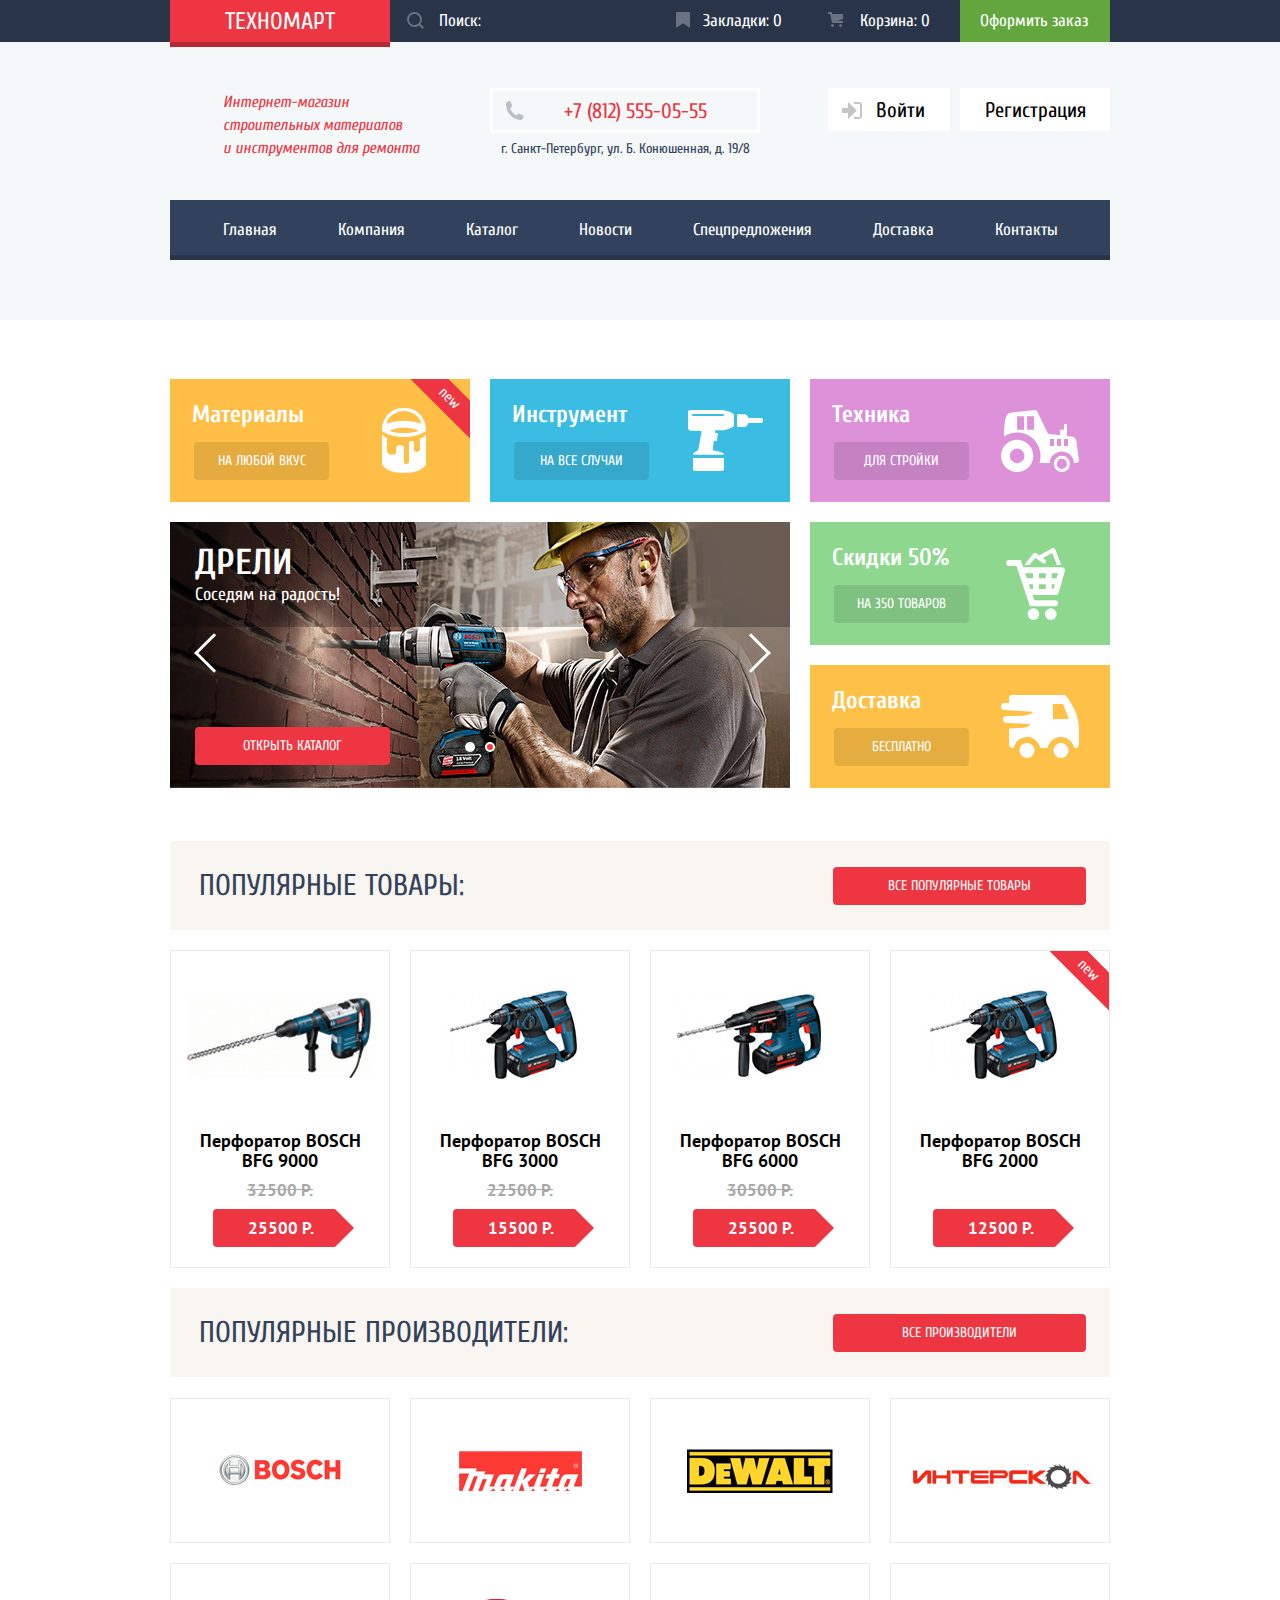
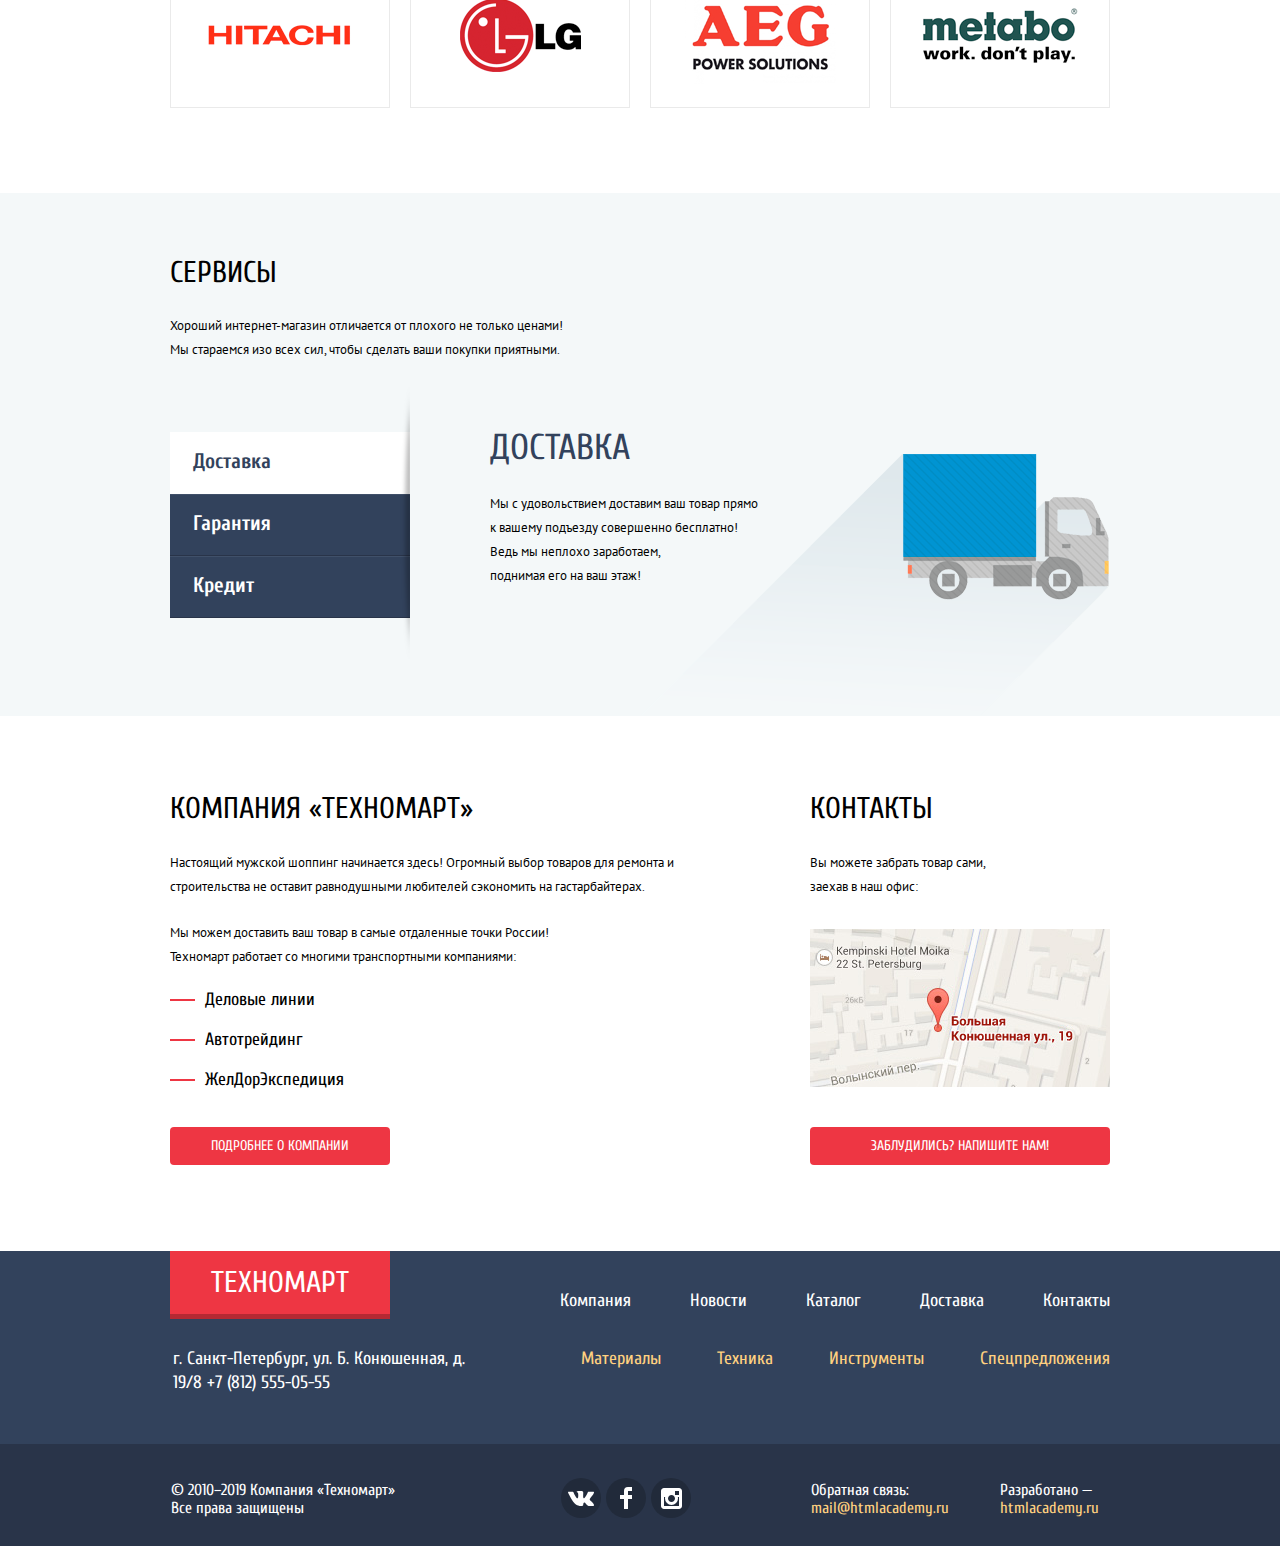
<file: index.html>
<!DOCTYPE html>
<html lang="ru">
  <head>
    <meta charset="utf-8">
    <title>HTML Academy: Техномарт</title>
    <link href="https://fonts.googleapis.com/css?family=Cuprum:400,400i,700%7CPT+Sans:400,700&display=swap&subset=cyrillic" rel="stylesheet">
    <link href="css/normalize.css" rel="stylesheet">
    <link href="css/style-min.css" rel="stylesheet">
  </head>
  <body>
    <header class="header">
        <div class="header-top-wrapper">
          <div class="header-top-container container">
            <a class="main-logo main-logo_header">Техномарт</a>
            <form class="search-form" action="#" method="get">
              <label class="visually-hidden" for="search">Поиск</label>
              <input class="search-form__input" type="search" name="search" id="search" placeholder="Поиск:">
              <svg class="search-form__svg" xmlns="http://www.w3.org/2000/svg" width="17" height="17"><path fill="#ffffff" d="M17 15.586l-3.542-3.542A7.465 7.465 0 0 0 15 7.5 7.5 7.5 0 1 0 7.5 15c1.71 0 3.282-.579 4.544-1.542L15.586 17 17 15.586zM2 7.5C2 4.467 4.467 2 7.5 2 10.532 2 13 4.467 13 7.5c0 3.032-2.468 5.5-5.5 5.5A5.506 5.506 0 0 1 2 7.5z"/></svg>
              <button class="visually-hidden" type="submit">Поиск</button>
            </form>
            <!--  bookmarks_full отвечает за наполнение  -->
            <a class="bookmarks" href="#">Закладки: 0</a>
            <!--  basket_full отвечает за наполнение  -->
            <a class="basket" href="#">Корзина: 0</a>
            <a class="checkout" href="#">Оформить заказ</a>
          </div>
        </div>
        <div class="header-middle-wrapper container">
          <h1 class="main-title">
            Интернет-магазин
            строительных&nbsp;материалов
            и&nbsp;инструментов&nbsp;для&nbsp;ремонта
          </h1>
          <div class="adress-wrapper">
            <a class="phone-number" href="tel:+78125550555">+7 (812) 555-05-55</a>
            <p class="header-adress">г. Санкт-Петербург, ул. Б. Конюшенная, д. 19/8</p>
          </div>
          <ul class="user-auth list-style-none">
            <li class="user-auth__item">
               <a class="user-auth__button user-auth__button_active-hover user-auth__button_login" href="#">
                 <svg class="user-auth__svg user-auth__svg_login-icon" xmlns="http://www.w3.org/2000/svg" width="20" height="17"><path fill="#c5c5c5" d="M14.875 8.5L6 0v6H0v5h6v6z"/><path fill="#c5c5c5" d="M16.986 15.01h-5.027V17h5.027c2.178 0 3.004-1.81 3.029-3.026V3.028C19.99 1.811 19.164 0 16.986 0h-5.027v1.99h5.027c.839 0 .992.681 1.01 1.057v10.904c-.017.376-.171 1.059-1.01 1.059z"/></svg>
                 Войти
               </a>
            </li>
            <li class="user-auth__item">
               <a class="user-auth__button user-auth__button_active-hover user-auth__button_registration" href="#">Регистрация</a>
            </li>
          </ul>
        </div>
        <nav class="container">
           <ul class="main-nav-header list-style-none">
               <li class="main-nav-header__item"><a class="main-nav-header__link" href="#">Главная</a></li>
               <li class="main-nav-header__item"><a class="main-nav-header__link" href="#">Компания</a></li>
               <li class="main-nav-header__item"><a class="main-nav-header__link" href="catalog.html">Каталог</a></li>
               <li class="main-nav-header__item"><a class="main-nav-header__link" href="#">Новости</a></li>
               <li class="main-nav-header__item"><a class="main-nav-header__link" href="#">Спецпредложения</a></li>
               <li class="main-nav-header__item"><a class="main-nav-header__link" href="#">Доставка</a></li>
               <li class="main-nav-header__item"><a class="main-nav-header__link" href="#">Контакты</a></li>
           </ul>
        </nav>
    </header>
    <main class="main-index">
      <section class="advantages container">
        <ul class="advantages-list-top list-style-none">
          <li class="advantages-items materials new-item">
            <h2 class="advantages-items__title">Материалы</h2>
            <a class="advantages-items__button button" href="#">На любой вкус</a>
          </li>
          <li class="advantages-items instruments">
            <h2 class="advantages-items__title">Инструмент</h2>
            <a class="advantages-items__button button" href="#">На все случаи</a>
          </li>
          <li class="advantages-items equipment">
            <h2 class="advantages-items__title">Техника</h2>
            <a class="advantages-items__button button" href="#">Для стройки</a>
          </li>
        </ul>
        <div class="advantages-bottom-wrapper">
          <section class="advantages-slider">
            <input class="first-slide visually-hidden" type="radio" name="slider" id="left-slide">
            <input class="second-slide visually-hidden" type="radio" name="slider" id="right-slide" checked>
            <button class="arrows-button arrows-button_left" type="button" aria-label="Предыдущий слайд"></button>
            <button class="arrows-button arrows-button_right" type="button" aria-label="Следующий слайд"></button>
            <div class="radio_button">
              <label class="radio-controls radio-controls_left" for="left-slide"></label>
              <label class="radio-controls radio-controls_right" for="right-slide"></label>
            </div>
            <section class="slide slide_drills">
              <h2 class="slide__title">Дрели</h2>
              <p class="slide__text">Соседям на радость!</p>
              <a class="slide__button button button-theme_red" href="catalog.html">Открыть каталог</a>
            </section>
            <section class="slide slide_perforators">
              <h2 class="slide__title">Перфораторы</h2>
              <p class="slide__text">Настоящие мужские игрушки</p>
              <a class="slide__button button button-theme_red" href="catalog.html">Открыть каталог</a>
            </section>
          </section>
          <ul class="advantages-list-bottom list-style-none">
            <li class="advantages-items discounts">
              <h2 class="advantages-items__title">Скидки 50%</h2>
              <a class="advantages-items__button button" href="#">на 350 товаров</a>
            </li>
            <li class="advantages-items delivery">
              <h2 class="advantages-items__title">Доставка</h2>
              <a class="advantages-items__button button" href="#">бесплатно</a>
            </li>
          </ul>
        </div>
      </section>
      <section class="popular-goods container">
        <header class="header-popular">
          <h2 class="header-popular__title">Популярные товары:</h2>
          <a class="header-popular__button button button-theme_red" href="#">Все популярные товары</a>
        </header>
        <ul class="popular-goods-list list-style-none">
          <li class="catalog-item" tabindex="0">
            <div class="catalog-item__buttons-wrapper">
                  <a class="catalog-item__button catalog-item__button_buy button js-button" href="buy.html" data-button="cart">купить</a>
                  <button class="catalog-item__button catalog-item__button_bookmarks button" type="button">В закладки</button>
                </div>
            <img class="catalog-item__img" src="img/perforator-2.jpg" width="218" height="170" alt="Перфоратор BOSCH BFG 9000">
            <h4 class="catalog-item__title">Перфоратор BOSCH BFG 9000</h4>
            <del class="catalog-item__old-price">32500 Р.</del>
            <b class="catalog-item__price">25500 Р.</b>
          </li>
          <li class="catalog-item" tabindex="0">
            <div class="catalog-item__buttons-wrapper">
                  <a class="catalog-item__button catalog-item__button_buy button js-button" href="buy.html" data-button="cart">купить</a>
                  <button class="catalog-item__button catalog-item__button_bookmarks button" type="button">В закладки</button>
                </div>
            <img class="catalog-item__img" src="img/perforator-1.jpg" width="218" height="170" alt="Перфоратор BOSCH BFG 3000">
            <h4 class="catalog-item__title">Перфоратор BOSCH BFG 3000</h4>
            <del class="catalog-item__old-price">22500 Р.</del>
            <b class="catalog-item__price">15500 Р.</b>
          </li>
          <li class="catalog-item" tabindex="0">
            <div class="catalog-item__buttons-wrapper">
                  <a class="catalog-item__button catalog-item__button_buy button js-button" href="buy.html" data-button="cart">купить</a>
                  <button class="catalog-item__button catalog-item__button_bookmarks button" type="button">В закладки</button>
                </div>
            <img class="catalog-item__img" src="img/perforator-3.jpg" width="218" height="170" alt="Перфоратор BOSCH BFG 6000">
            <h4 class="catalog-item__title">Перфоратор BOSCH BFG 6000</h4>
            <del class="catalog-item__old-price">30500 Р.</del>
            <b class="catalog-item__price">25500 Р.</b>
          </li>
          <li class="catalog-item new-item" tabindex="0">
            <div class="catalog-item__buttons-wrapper">
                  <a class="catalog-item__button catalog-item__button_buy button js-button" href="buy.html" data-button="cart">купить</a>
                  <button class="catalog-item__button catalog-item__button_bookmarks button" type="button">В закладки</button>
                </div>
            <img class="catalog-item__img" src="img/perforator-1.jpg" width="218" height="170" alt="Перфоратор BOSCH BFG 2000">
            <h4 class="catalog-item__title">Перфоратор BOSCH BFG 2000</h4>
            <b class="catalog-item__price">12500 Р.</b>
          </li>
        </ul>
      </section>
      <section class="popular-manufacturers container">
        <header class="header-popular">
          <h2 class="header-popular__title">Популярные производители:</h2>
          <a class="header-popular__button button button-theme_red" href="#">Все производители</a>
        </header>
        <ul class="popular-manufacturers-list list-style-none">
          <li class="popular-manufacturers__item"><a class="popular-manufacturers__link" href="#"><img class="popular-manufacturers__img" src="img/bosch.png" width="126" height="37" alt="BOSCH"></a></li>
          <li class="popular-manufacturers__item"><a class="popular-manufacturers__link" href="#"><img class="popular-manufacturers__img" src="img/makita.png" width="123" height="40" alt="Makita"></a></li>
          <li class="popular-manufacturers__item"><a class="popular-manufacturers__link" href="#"><img class="popular-manufacturers__img" src="img/dewalt.png" width="146" height="44" alt="DeWALT"></a></li>
          <li class="popular-manufacturers__item"><a class="popular-manufacturers__link" href="#"><img class="popular-manufacturers__img" src="img/interscop.png" width="200" height="88" alt="Интерскоп"></a></li>
          <li class="popular-manufacturers__item"><a class="popular-manufacturers__link" href="#"><img class="popular-manufacturers__img" src="img/hitachi.png" width="169" height="31" alt="HITACHI"></a></li>
          <li class="popular-manufacturers__item"><a class="popular-manufacturers__link" href="#"><img class="popular-manufacturers__img" src="img/lg.png" width="121" height="73" alt="LG"></a></li>
          <li class="popular-manufacturers__item"><a class="popular-manufacturers__link" href="#"><img class="popular-manufacturers__img" src="img/aeg.png" width="151" height="96" alt="AEG"></a></li>
          <li class="popular-manufacturers__item"><a class="popular-manufacturers__link" href="#"><img class="popular-manufacturers__img" src="img/metabo.png" width="204" height="69" alt="Metabo"></a></li>
        </ul>
      </section>
      <section class="services">
        <header class="services-header container">
          <h2 class="services-header__title cuprum-large">Сервисы</h2>
          <p class="services-header__text pt-sans-small">
            Хороший интернет-магазин отличается от плохого не только ценами!
            Мы стараемся изо всех сил, чтобы сделать ваши покупки приятными.
          </p>
        </header>
        <section class="services-bottom container">
          <input class="delivery-input visually-hidden" type="radio" name="services-item" id="delivery" tabindex="-1" checked>
          <input class="warranty-input visually-hidden" type="radio" name="services-item" id="warranty" tabindex="-1">
          <input class="credit-input visually-hidden" type="radio" name="services-item" id="credit" tabindex="-1">
          <ul class="services-list list-style-none">
            <li class="services-item">
              <label class="services-item_label services-item_delivery" for="delivery" tabindex="0">Доставка</label>
            </li>
            <li class="services-item">
              <label class="services-item_label services-item_warranty" for="warranty" tabindex="0">Гарантия</label>
            </li>
            <li class="services-item">
              <label class="services-item_label services-item_credit" for="credit" tabindex="0">Кредит</label>
            </li>
          </ul>
          <section class="services-bottom-slider">
            <section class="services-slide services-slide_delivery">
              <h2 class="services-slide__title">Доставка</h2>
              <p class="services-slide__text pt-sans-small">
                Мы с удовольствием доставим ваш товар прямо <br>
                к вашему подъезду совершенно бесплатно!
                Ведь&nbsp;мы&nbsp;неплохо&nbsp;заработаем, <br>
                поднимая его на ваш этаж!
              </p>
            </section>
            <section class="services-slide services-slide_warranty">
              <h2 class="services-slide__title">Гарантия</h2>
              <p class="services-slide__text pt-sans-small">
                Если купленный у нас товар поломается или заискрит, <br>
                а также в случае пожара, спровоцированного его возгаранием, вы&nbsp;всегда можете быть уверены в нашей гарантии. Мы обменяем сгоревший товар на новый. <br>
                Дом уж восстановите как-нибудь сами.
              </p>
            </section>
            <section class="services-slide services-slide_credit">
              <h2 class="services-slide__title">Кредит</h2>
              <p class="services-slide__text pt-sans-small">
                Залезть в долговую яму стало проще! <br>
                Кредитные консультанты придут вам на помощь.
              </p>
              <a class="services-slide__button button button-theme_red" href="#">ОТПРАВИТЬ ЗАЯВКУ</a>
            </section>
          </section>
        </section>
      </section>
      <section class="company-contaсts container">
        <section class="company">
          <h2 class="company__title cuprum-large">КОМПАНИЯ «Техномарт»</h2>
          <p class="company__text pt-sans-small">
            Настоящий мужской шоппинг начинается здесь! Огромный выбор товаров для ремонта и строительства не оставит равнодушными любителей сэкономить на гастарбайтерах.
          </p>
          <p class="company__text pt-sans-small">
            Мы можем доставить ваш товар в самые отдаленные точки России!
            Техномарт&nbsp;работает&nbsp;со&nbsp;многими транспортными компаниями:
          </p>
          <ul class="transport-companies-list list-style-none">
            <li class="transport-companies-item">Деловые линии</li>
            <li class="transport-companies-item">Автотрейдинг</li>
            <li class="transport-companies-item">ЖелДорЭкспедиция</li>
          </ul>
          <a class="company__button button button-theme_red" href="#">Подробнее о компании</a>
        </section>
        <section class="contacts">
          <h2 class="contacts__title cuprum-large">КОНТАКТЫ</h2>
          <p class="contacts__text pt-sans-small">
            Вы можете забрать товар сами,
            заехав&nbsp;в&nbsp;наш&nbsp;офис:
          </p>
          <a class="contacts__map js-button" href="https://goo.gl/maps/EZf6w2k4LuusK15y9" data-button="map">
            <img src="img/map.jpg" width="300" height="158" alt="Офис компании по адресу ул. Большая Конюшенная 19/8, Санкт-Петербург">
          </a>
          <a class="contacts__button button button-theme_red js-button" href="writeus.html" data-button="write-us">Заблудились? Напишите нам!</a>
        </section>
      </section>
      <section class="modal modal-cart" data-modal="cart">
        <button class="modal-button-close js-button" type="button" aria-label="Закрыть и продолжить покупки" data-button="cart"></button>
        <span class="modal-cart__icon"></span>
        <h3 class="modal-cart__title">Товар добавлен в корзину!</h3>
        <div class="modal-cart-bottom-wrapper">
          <a class="form-button button button-theme_red margin-right" href="#">Оформить заказ</a>
          <button class="modal-cart__button form-button button js-button" type="button" data-button="cart">Продолжить покупки</button>
        </div>
      </section>
      <section class="modal modal_map" data-modal="map">
        <button class="modal-button-close js-button" type="button" aria-label="Закрыть карту" data-button="map"></button>
        <iframe src="https://www.google.com/maps/embed?pb=!1m18!1m12!1m3!1d1998.6037872533277!2d30.320858716096975!3d59.93871648187614!2m3!1f0!2f0!3f0!3m2!1i1024!2i768!4f13.1!3m3!1m2!1s0x4696310fca145cc1%3A0x42b32648d8238007!2z0JHQvtC70YzRiNCw0Y8g0JrQvtC90Y7RiNC10L3QvdCw0Y8g0YPQuy4sIDE5LzgsINCh0LDQvdC60YIt0J_QtdGC0LXRgNCx0YPRgNCzLCDQoNC-0YHRgdC40Y8sIDE5MTE4Ng!5e0!3m2!1sru!2sua!4v1559922826962!5m2!1sru!2sua" width="940" height="446" style="border:0" allowfullscreen></iframe>
      </section>
      <section class="modal modal_write-us" data-modal="write-us">
        <button class="modal-button-close js-button" type="button" aria-label="Закрыть форму обратной связи" data-button="write-us"></button>
        <form action="#" method="get">
          <div class="form-top-wrapper">
            <label class="form-label margin-right">
              Ваше имя:
              <input class="form-input" type="text" name="name" placeholder="Имя Фамилия">
            </label>
            <label class="form-label">
              Ваш e-mail:
              <input class="form-input" type="text" name="email" placeholder="email@example.com">
            </label>
          </div>
          <div class="form-middle-wrapper">
            <label class="form-label">
              Текст письма:
              <textarea class="form-input" name="text-of-the-letter" cols="30" rows="5" placeholder="В свободной форме"></textarea>
            </label>
          </div>
          <div class="form-bottom-wrapper">
            <button class="form-button button button-theme_red" type="submit">Отправить</button>
          </div>
        </form>
      </section>
    </main>
    <footer class="main-footer">
        <section class="main-footer-top container">
          <a class="main-logo main-logo_footer">Техномарт</a>
          <ul class="main-nav-footer list-style-none">
            <li class="main-nav-footer__item"><a class="main-nav-footer__link" href="#">Компания</a></li>
            <li class="main-nav-footer__item"><a class="main-nav-footer__link" href="#">Новости</a></li>
            <li class="main-nav-footer__item"><a class="main-nav-footer__link" href="#">Каталог</a></li>
            <li class="main-nav-footer__item"><a class="main-nav-footer__link" href="#">Доставка</a></li>
            <li class="main-nav-footer__item"><a class="main-nav-footer__link" href="#">Контакты</a></li>
          </ul>
        </section>
        <section class="main-footer-middle container">
          <p class="footer-adress">
            г. Санкт-Петербург, ул. Б. Конюшенная, д. 19/8
            +7 (812) 555-05-55
          </p>
          <ul class="main-range-footer list-style-none">
            <li class="main-range-footer__item"><a class="main-range-footer__link" href="#">Материалы</a></li>
            <li class="main-range-footer__item"><a class="main-range-footer__link" href="#">Техника</a></li>
            <li class="main-range-footer__item"><a class="main-range-footer__link" href="#">Инструменты</a></li>
            <li class="main-range-footer__item"><a class="main-range-footer__link" href="#">Спецпредложения</a></li>
          </ul>
        </section>
      <div class="footer-bottom-wrapper">
        <section class="main-footer-bottom container">
          <p class="footer-rights">
            © 2010–2019 Компания «Техномарт»
            Все права защищены
          </p>
          <ul class="footer-social list-style-none">
            <li><a class="footer-social__button footer-social__button_vkontakte" href="#" aria-label="Ссылка на группу Вконтакте"></a></li>
            <li><a class="footer-social__button footer-social__button_facebook" href="#" aria-label="Ссылка на группу Фейсбука"></a></li>
            <li><a class="footer-social__button footer-social__button_instagram" href="#" aria-label="Ссылка на группу Инстаграма"></a></li>
          </ul>
          <p class="footer-feedback">
            Обратная связь:
            <a class="footer-feedback__link" href="mail@htmlacademy.ru">mail@htmlacademy.ru</a>
          </p>
          <p class="footer-copyright">
            Разработано —
            <a class="footer-copyright__link" href="https://htmlacademy.ru/intensive/htmlcss">htmlacademy.ru</a>
          </p>
        </section>
      </div>
    </footer>
    <script src="js/style-min.js"></script>
  </body>
</html>
</file>
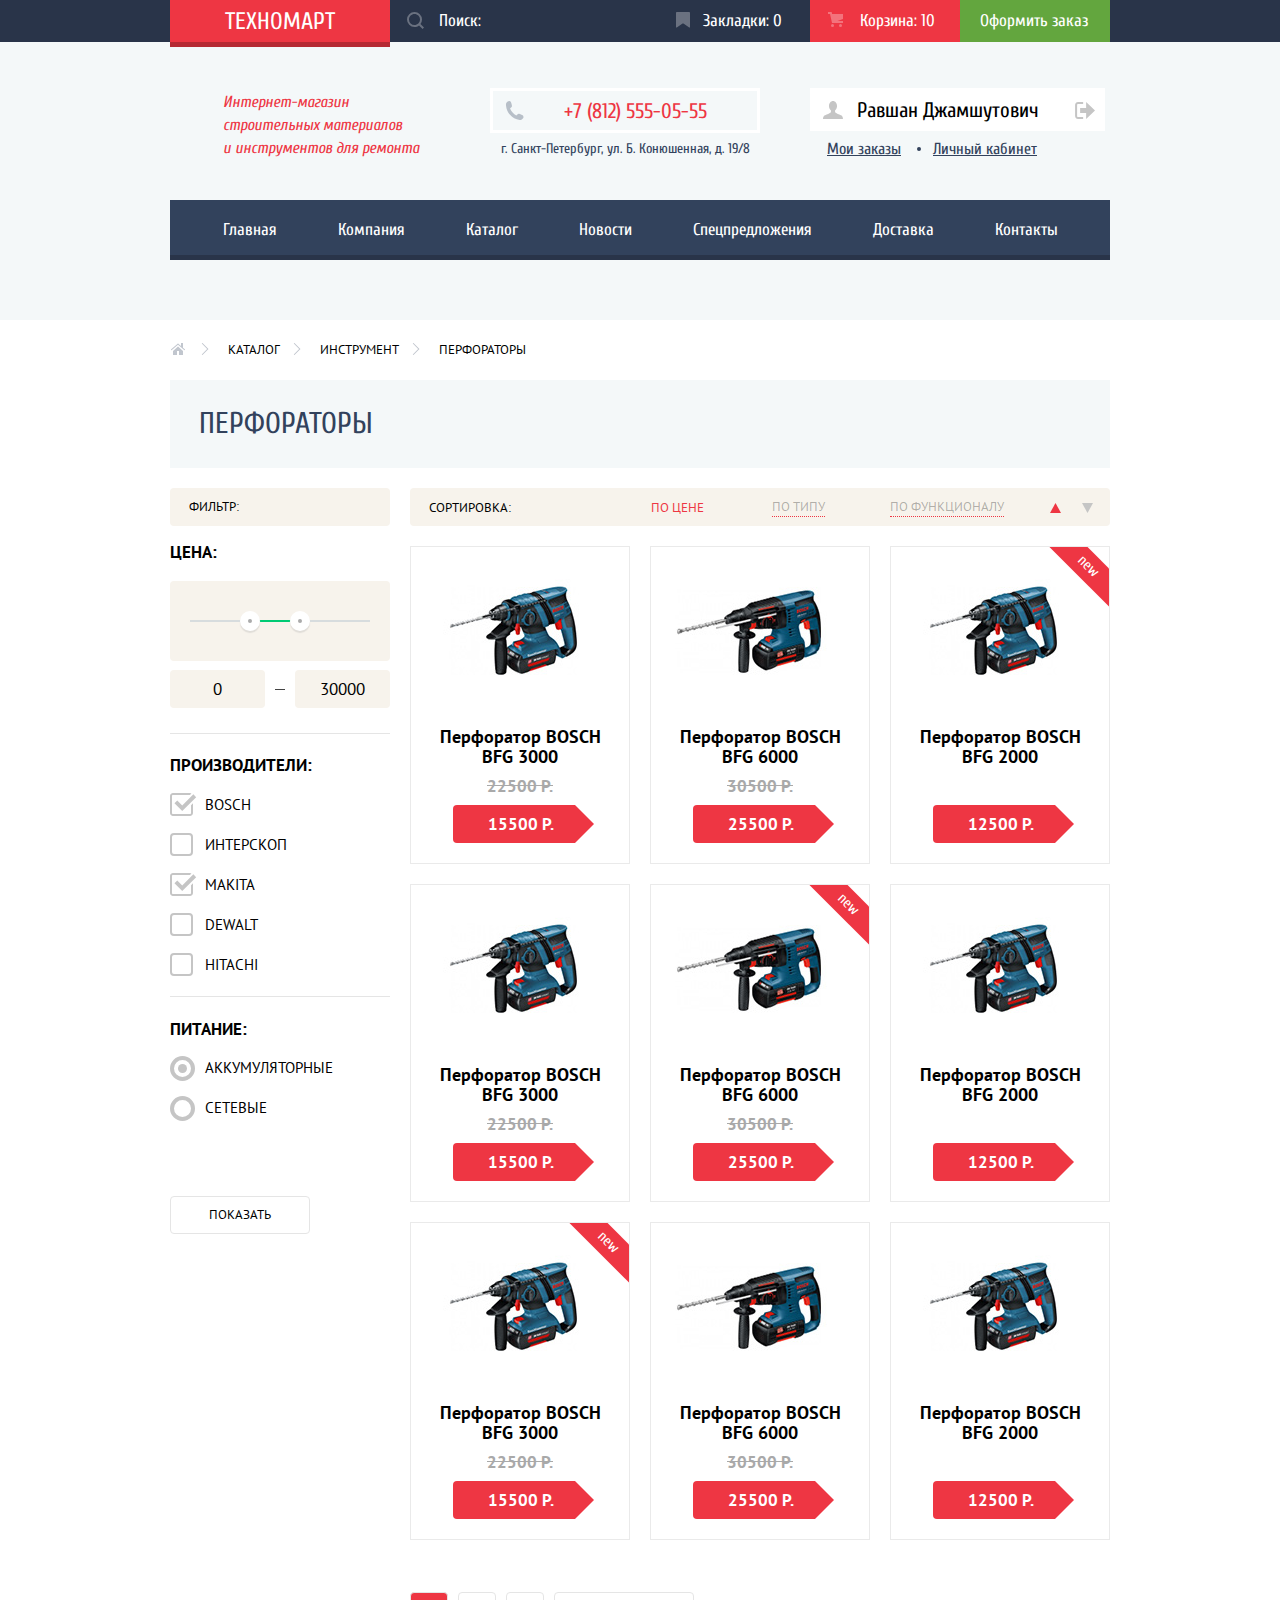
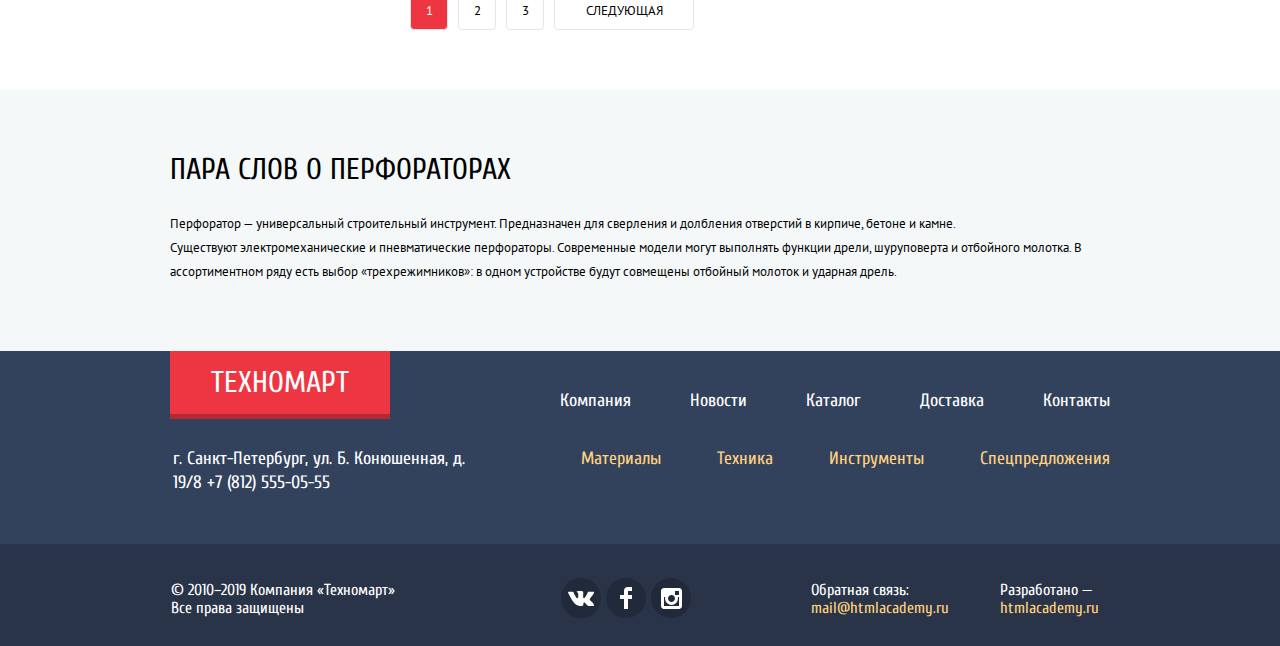
<file: catalog.html>
<!DOCTYPE html>
<html lang="ru">
  <head>
    <meta charset="utf-8">
    <title>HTML Academy: Техномарт</title>
    <link href="https://fonts.googleapis.com/css?family=Cuprum:400,400i,700%7CPT+Sans:400,700&display=swap&subset=cyrillic" rel="stylesheet">
    <link href="css/normalize.css" rel="stylesheet">
    <link href="css/style.css" rel="stylesheet">
  </head>
  <body>
    <header class="header">
        <div class="header-top-wrapper">
          <div class="header-top-container container">
            <a class="main-logo main-logo_header" href="index.html">Техномарт</a>
            <form class="search-form" action="#" method="get">
              <label class="visually-hidden" for="search">Поиск</label>
              <input class="search-form__input" type="search" name="search" id="search" placeholder="Поиск:">
              <svg class="search-form__svg" xmlns="http://www.w3.org/2000/svg" width="17" height="17"><path fill="#ffffff" d="M17 15.586l-3.542-3.542A7.465 7.465 0 0 0 15 7.5 7.5 7.5 0 1 0 7.5 15c1.71 0 3.282-.579 4.544-1.542L15.586 17 17 15.586zM2 7.5C2 4.467 4.467 2 7.5 2 10.532 2 13 4.467 13 7.5c0 3.032-2.468 5.5-5.5 5.5A5.506 5.506 0 0 1 2 7.5z"/></svg>
              <button class="visually-hidden" type="submit">Поиск</button>
            </form>
            <!--  bookmarks_full отвечает за наполнение  -->
            <a class="bookmarks" href="#">Закладки: 0</a>
            <!--  basket_full отвечает за наполнение  -->
            <a class="basket basket_full" href="#">Корзина: 10</a>
            <a class="checkout" href="#">Оформить заказ</a>
          </div>
        </div>
        <div class="header-middle-wrapper container">
          <h1 class="main-title">
            Интернет-магазин
            строительных&nbsp;материалов
            и&nbsp;инструментов&nbsp;для&nbsp;ремонта
          </h1>
          <div class="adress-wrapper">
            <a class="phone-number" href="tel:+78125550555">+7 (812) 555-05-55</a>
            <p class="header-adress">г. Санкт-Петербург, ул. Б. Конюшенная, д. 19/8</p>
          </div>
          <section class="user-auth user-auth_logined-user list-style-none">
            <div class="user-auth-top-wrapper">
              <a class="user-auth__button user-auth__button_logined-user" href="#">
                <svg class="user-auth__svg user-auth__svg_user-icon" xmlns="http://www.w3.org/2000/svg" width="20" height="18"><path fill="#c5c5c5" d="M17.881 14.166c-2.144-.735-4.256-1.666-5.207-2.39-.657-.501-.77-1.618-.517-2.415 1.118-.903 1.864-2.477 1.864-4.278C14.021 2.276 12.221 0 10 0S5.979 2.276 5.979 5.083c0 1.801.746 3.374 1.863 4.277.253.798.141 1.915-.517 2.416-.95.724-3.063 1.654-5.207 2.39S0 18 0 18h20s.025-3.099-2.119-3.834z"/></svg>
                Равшан Джамшутович
              </a>
              <a class="user-auth__button_logout-user" href="#" aria-label="Выйти из учетной записи">
                <svg class="user-auth__svg user-auth__svg_logout-icon" xmlns="http://www.w3.org/2000/svg" width="21" height="17"><g fill="#c5c5c5"><path d="M21 8.5L12.125 0v6h-6v5h6v6z"/><path d="M3.106 13.952V3.048c.018-.376.171-1.057 1.01-1.057h5.027V0H4.116C1.938 0 1.112 1.81 1.087 3.027v10.946C1.112 15.189 1.938 17 4.116 17h5.027v-1.99H4.116c-.839 0-.992-.683-1.01-1.058z"/></g></svg>
              </a>
            </div>
            <ul class="user-auth-logined list-style-none">
              <li><a class="user-auth-logined__link user-auth-logined__link_my-offer" href="#">Мои заказы</a></li>
              <li><a class="user-auth-logined__link user-auth-logined__link_personal-area" href="#">Личный кабинет</a></li>
            </ul>
          </section>
        </div>
        <nav class="container">
           <ul class="main-nav-header list-style-none">
               <li class="main-nav-header__item"><a class="main-nav-header__link" href="index.html">Главная</a></li>
               <li class="main-nav-header__item"><a class="main-nav-header__link" href="#">Компания</a></li>
               <li class="main-nav-header__item"><a class="main-nav-header__link" href="#">Каталог</a></li>
               <li class="main-nav-header__item"><a class="main-nav-header__link" href="#">Новости</a></li>
               <li class="main-nav-header__item"><a class="main-nav-header__link" href="#">Спецпредложения</a></li>
               <li class="main-nav-header__item"><a class="main-nav-header__link" href="#">Доставка</a></li>
               <li class="main-nav-header__item"><a class="main-nav-header__link" href="#">Контакты</a></li>
           </ul>
        </nav>
    </header>
    <main>
      <div class="container">
        <ul class="breadcrumbs list-style-none">
          <li><a class="breadcrumbs__link breadcrumbs__link_home" href="index.html" aria-label="Вернутся на главную"></a></li>
          <li><a class="breadcrumbs__link" href="#">Каталог</a></li>
          <li><a class="breadcrumbs__link" href="#">Инструмент</a></li>
          <li><a class="breadcrumbs__link breadcrumbs__link_this-page">Перфораторы</a></li>
        </ul>
      </div>
      <div class="container">
        <header class="catalog-header">
          <h2 class="catalog-header__title">Перфораторы</h2>
        </header>
      </div>
      <div class="main-content-wrapper container">
        <div class="main-content-wrapper-left">
          <section class="filter">
            <div class="filter__title-wrapper">
              <h3 class="filter__title">Фильтр:</h3>
            </div>
            <form action="#" method="get">
              <fieldset class="form-category form-category_price">
                <legend class="form-category__title">Цена:</legend>
                <div class="price-controls">
                  <div class="price-controls__scale">
                    <button class="price-controls__button price-controls__button_min" style="left: 50px;" type="button" aria-label="Выбор минимальной цены"></button>
                    <button class="price-controls__button price-controls__button_max" style="left: 100px;" type="button" aria-label="Выбор максимальной цены"></button>
                    <div class="price-controls__bar"></div>
                  </div>
                </div>
                <div class="price-inputs">
                  <label class="visually-hidden" for="price-min-value">Минимальная цена</label>
                  <input class="price-inputs__input price-inputs__input_min" type="text" name="min-value" id="price-min-value" value="0">
                  <label class="visually-hidden" for="price-max-value">Максимальная цена</label>
                  <input class="price-inputs__input price-inputs__input_max" type="text" name="max-value" id="price-max-value" value="30000">
                </div>
              </fieldset>
              <hr class="form-border">
              <fieldset  class="form-category form-category_manufacturers">
                <legend class="form-category__title">Производители:</legend>
                <ul class="manufacturers-list list-style-none">
                  <li class="filter-option">
                    <input class="filter-option__checkbox visually-hidden" type="checkbox" name="bosch" id="bosch" tabindex="-1" checked>
                    <label class="filter-option-checkbox__description" for="bosch" tabindex="0">
                      <svg class="filter-option-checkbox__svg" xmlns="http://www.w3.org/2000/svg" width="27" height="23"><path fill="#c5c5c5" d="M7.285 7.486l-2.829 2.829 7.783 7.783L26.171 4.166l-2.828-2.829-11.104 11.102z"/><path fill="#c5c5c5" d="M21 20c0 .542-.458 1-1 1H3c-.542 0-1-.458-1-1V3c0-.542.458-1 1-1h16.908L21.493.415A2.96 2.96 0 0 0 20 0H3C1.35 0 0 1.35 0 3v17c0 1.65 1.35 3 3 3h17c1.65 0 3-1.35 3-3v-9.829l-2 2V20z"/></svg>
                      BOSCH
                    </label>
                  </li>
                  <li class="filter-option">
                    <input class="filter-option__checkbox visually-hidden" type="checkbox" name="interscop" id="interscop" tabindex="-1">
                    <label class="filter-option-checkbox__description" for="interscop" tabindex="0">
                      <svg class="filter-option-checkbox__svg" xmlns="http://www.w3.org/2000/svg" width="27" height="23"><path fill="#c5c5c5" d="M7.285 7.486l-2.829 2.829 7.783 7.783L26.171 4.166l-2.828-2.829-11.104 11.102z"/><path fill="#c5c5c5" d="M21 20c0 .542-.458 1-1 1H3c-.542 0-1-.458-1-1V3c0-.542.458-1 1-1h16.908L21.493.415A2.96 2.96 0 0 0 20 0H3C1.35 0 0 1.35 0 3v17c0 1.65 1.35 3 3 3h17c1.65 0 3-1.35 3-3v-9.829l-2 2V20z"/></svg>
                      ИНТЕРСКОП
                    </label>
                  </li>
                  <li class="filter-option">
                    <input class="filter-option__checkbox visually-hidden" type="checkbox" name="makita" id="makita" tabindex="-1" checked>
                    <label class="filter-option-checkbox__description" for="makita" tabindex="0">
                      <svg class="filter-option-checkbox__svg" xmlns="http://www.w3.org/2000/svg" width="27" height="23"><path fill="#c5c5c5" d="M7.285 7.486l-2.829 2.829 7.783 7.783L26.171 4.166l-2.828-2.829-11.104 11.102z"/><path fill="#c5c5c5" d="M21 20c0 .542-.458 1-1 1H3c-.542 0-1-.458-1-1V3c0-.542.458-1 1-1h16.908L21.493.415A2.96 2.96 0 0 0 20 0H3C1.35 0 0 1.35 0 3v17c0 1.65 1.35 3 3 3h17c1.65 0 3-1.35 3-3v-9.829l-2 2V20z"/></svg>
                      MAKITA
                    </label>
                  </li>
                  <li class="filter-option">
                    <input class="filter-option__checkbox visually-hidden" type="checkbox" name="dewalt" id="dewalt" tabindex="-1">
                    <label class="filter-option-checkbox__description" for="dewalt" tabindex="0">
                      <svg class="filter-option-checkbox__svg" xmlns="http://www.w3.org/2000/svg" width="27" height="23"><path fill="#c5c5c5" d="M7.285 7.486l-2.829 2.829 7.783 7.783L26.171 4.166l-2.828-2.829-11.104 11.102z"/><path fill="#c5c5c5" d="M21 20c0 .542-.458 1-1 1H3c-.542 0-1-.458-1-1V3c0-.542.458-1 1-1h16.908L21.493.415A2.96 2.96 0 0 0 20 0H3C1.35 0 0 1.35 0 3v17c0 1.65 1.35 3 3 3h17c1.65 0 3-1.35 3-3v-9.829l-2 2V20z"/></svg>
                      DEWALT
                    </label>
                  </li>
                  <li class="filter-option">
                    <input class="filter-option__checkbox visually-hidden" type="checkbox" name="hitachi" id="hitachi" tabindex="-1">
                    <label class="filter-option-checkbox__description" for="hitachi" tabindex="0">
                      <svg class="filter-option-checkbox__svg" xmlns="http://www.w3.org/2000/svg" width="27" height="23"><path fill="#c5c5c5" d="M7.285 7.486l-2.829 2.829 7.783 7.783L26.171 4.166l-2.828-2.829-11.104 11.102z"/><path fill="#c5c5c5" d="M21 20c0 .542-.458 1-1 1H3c-.542 0-1-.458-1-1V3c0-.542.458-1 1-1h16.908L21.493.415A2.96 2.96 0 0 0 20 0H3C1.35 0 0 1.35 0 3v17c0 1.65 1.35 3 3 3h17c1.65 0 3-1.35 3-3v-9.829l-2 2V20z"/></svg>
                      HITACHI
                    </label>
                  </li>
                </ul>
              </fieldset>
              <hr class="form-border">
              <fieldset  class="form-category form-category_power">
                <legend class="form-category__title">Питание:</legend>
                <ul class="power-list list-style-none">
                  <li class="filter-option">
                    <input class="filter-option__radio visually-hidden" type="radio" name="power" id="battery" tabindex="-1" checked>
                    <label class="filter-option-radio__description" for="battery" tabindex="0">
                      Аккумуляторные
                    </label>
                  </li>
                  <li class="filter-option">
                    <input class="filter-option__radio visually-hidden" type="radio" name="power" id="cable" tabindex="-1">
                    <label class="filter-option-radio__description" for="cable" tabindex="0">
                      Сетевые
                    </label>
                  </li>
                </ul>
                </fieldset>
               <button class="button filter-button" type="submit">Показать</button>
            </form>
          </section>
        </div>
        <div class="main-content-wrapper-right">
          <section class="sort">
            <h3 class="sort__title">Сортировка:</h3>
            <a class="sort__link sort__link_active" href="#">По цене</a>
            <a class="sort__link" href="#">По типу</a>
            <a class="sort__link" href="#">По функционалу</a>
            <a class="sort__direction sort__direction_active" href="#" aria-label="Сортировать каталог по возрастанию">
              <svg xmlns="http://www.w3.org/2000/svg" width="11" height="10"><path fill="#c5c5c5" d="M5.5 0L0 10h11z"/></svg>
            </a>
            <a class="sort__direction" href="#" aria-label="Сортировать каталог по убыванию">
              <svg xmlns="http://www.w3.org/2000/svg" width="11" height="10"><path fill="#c5c5c5" d="M5.5 10L0 0h11"/></svg>
            </a>
          </section>
          <section class="catalog">
            <h3 class="visually-hidden">Список товаров</h3>
            <ul class="catalog-list list-style-none">
              <li class="catalog-item" tabindex="0">
                <div class="catalog-item__buttons-wrapper">
                  <a class="catalog-item__button catalog-item__button_buy button js-button" href="buy.html" data-button="cart">купить</a>
                  <button class="catalog-item__button catalog-item__button_bookmarks button" type="button">В закладки</button>
                </div>
                <img class="catalog-item__img" src="img/perforator-1.jpg" width="218" height="170" alt="Перфоратор BOSCH BFG 3000">
                <h4 class="catalog-item__title">Перфоратор BOSCH BFG 3000</h4>
                <del class="catalog-item__old-price">22500 Р.</del>
                <b class="catalog-item__price">15500 Р.</b>
              </li>
              <li class="catalog-item" tabindex="0">
                <div class="catalog-item__buttons-wrapper">
                  <a class="catalog-item__button catalog-item__button_buy button js-button" href="buy.html" data-button="cart">купить</a>
                  <button class="catalog-item__button catalog-item__button_bookmarks button" type="button">В закладки</button>
                </div>
                <img class="catalog-item__img" src="img/perforator-3.jpg" width="218" height="170" alt="Перфоратор BOSCH BFG 6000">
                <h4 class="catalog-item__title">Перфоратор BOSCH BFG 6000</h4>
                <del class="catalog-item__old-price">30500 Р.</del>
                <b class="catalog-item__price">25500 Р.</b>
              </li>
              <li class="catalog-item new-item" tabindex="0">
                <div class="catalog-item__buttons-wrapper">
                  <a class="catalog-item__button catalog-item__button_buy button js-button" href="buy.html" data-button="cart">купить</a>
                  <button class="catalog-item__button catalog-item__button_bookmarks button" type="button">В закладки</button>
                </div>
                <img class="catalog-item__img" src="img/perforator-1.jpg" width="218" height="170" alt="Перфоратор BOSCH BFG 2000">
                <h4 class="catalog-item__title">Перфоратор BOSCH BFG 2000</h4>
                <b class="catalog-item__price">12500 Р.</b>
              </li>
              <li class="catalog-item" tabindex="0">
                <div class="catalog-item__buttons-wrapper">
                  <a class="catalog-item__button catalog-item__button_buy button js-button" href="buy.html" data-button="cart">купить</a>
                  <button class="catalog-item__button catalog-item__button_bookmarks button" type="button">В закладки</button>
                </div>
                <img class="catalog-item__img" src="img/perforator-1.jpg" width="218" height="170" alt="Перфоратор BOSCH BFG 3000">
                <h4 class="catalog-item__title">Перфоратор BOSCH BFG 3000</h4>
                <del class="catalog-item__old-price">22500 Р.</del>
                <b class="catalog-item__price">15500 Р.</b>
              </li>
              <li class="catalog-item new-item" tabindex="0">
                <div class="catalog-item__buttons-wrapper">
                  <a class="catalog-item__button catalog-item__button_buy button js-button" href="buy.html" data-button="cart">купить</a>
                  <button class="catalog-item__button catalog-item__button_bookmarks button" type="button">В закладки</button>
                </div>
                <img class="catalog-item__img" src="img/perforator-3.jpg" width="218" height="170" alt="Перфоратор BOSCH BFG 6000">
                <h4 class="catalog-item__title">Перфоратор BOSCH BFG 6000</h4>
                <del class="catalog-item__old-price">30500 Р.</del>
                <b class="catalog-item__price">25500 Р.</b>
              </li>
              <li class="catalog-item" tabindex="0">
                <div class="catalog-item__buttons-wrapper">
                  <a class="catalog-item__button catalog-item__button_buy button js-button" href="buy.html" data-button="cart">купить</a>
                  <button class="catalog-item__button catalog-item__button_bookmarks button" type="button">В закладки</button>
                </div>
                <img class="catalog-item__img" src="img/perforator-1.jpg" width="218" height="170" alt="Перфоратор BOSCH BFG 2000">
                <h4 class="catalog-item__title">Перфоратор BOSCH BFG 2000</h4>
                <b class="catalog-item__price">12500 Р.</b>
              </li>
              <li class="catalog-item new-item" tabindex="0">
                <div class="catalog-item__buttons-wrapper">
                  <a class="catalog-item__button catalog-item__button_buy button js-button" href="buy.html" data-button="cart">купить</a>
                  <button class="catalog-item__button catalog-item__button_bookmarks button" type="button">В закладки</button>
                </div>
                <img class="catalog-item__img" src="img/perforator-1.jpg" width="218" height="170" alt="Перфоратор BOSCH BFG 3000">
                <h4 class="catalog-item__title">Перфоратор BOSCH BFG 3000</h4>
                <del class="catalog-item__old-price">22500 Р.</del>
                <b class="catalog-item__price">15500 Р.</b>
              </li>
              <li class="catalog-item" tabindex="0">
                <div class="catalog-item__buttons-wrapper">
                  <a class="catalog-item__button catalog-item__button_buy button js-button" href="buy.html" data-button="cart">купить</a>
                  <button class="catalog-item__button catalog-item__button_bookmarks button" type="button">В закладки</button>
                </div>
                <img class="catalog-item__img" src="img/perforator-3.jpg" width="218" height="170" alt="Перфоратор BOSCH BFG 6000">
                <h4 class="catalog-item__title">Перфоратор BOSCH BFG 6000</h4>
                <del class="catalog-item__old-price">30500 Р.</del>
                <b class="catalog-item__price">25500 Р.</b>
              </li>
              <li class="catalog-item" tabindex="0">
                <div class="catalog-item__buttons-wrapper">
                  <a class="catalog-item__button catalog-item__button_buy button js-button" href="buy.html" data-button="cart">купить</a>
                  <button class="catalog-item__button catalog-item__button_bookmarks button" type="button">В закладки</button>
                </div>
                <img class="catalog-item__img" src="img/perforator-1.jpg" width="218" height="170" alt="Перфоратор BOSCH BFG 2000">
                <h4 class="catalog-item__title">Перфоратор BOSCH BFG 2000</h4>
                <b class="catalog-item__price">12500 Р.</b>
              </li>
            </ul>
          </section>
          <ul class="pagination-list list-style-none">
            <li class="pagination__item"><a class="pagination__link button pagination__link_active" href="#" aria-label="Первая страница каталога">1</a></li>
            <li class="pagination__item"><a class="pagination__link button" href="#" aria-label="Вторая страница каталога">2</a></li>
            <li class="pagination__item"><a class="pagination__link button" href="#" aria-label="Третья страница каталога">3</a></li>
            <li class="pagination__item"><a class="pagination__link button pagination__link_large" href="#">Следующая</a></li>
        </ul>
        </div>
      </div>
      <div class="about-wrapper">
        <article class="about container">
          <h3 class="about__title cuprum-large">ПАРА СЛОВ О ПЕРФОРАТОРАХ</h3>
          <p class="about__text pt-sans-small">
            Перфоратор — универсальный строительный инструмент. Предназначен для сверления и долбления отверстий в кирпиче, бетоне и камне. <br>
            Существуют электромеханические и пневматические перфораторы. Современные модели могут выполнять функции дрели, шуруповерта и отбойного молотка. В ассортиментном ряду есть выбор «трехрежимников»: в одном устройстве будут совмещены отбойный молоток и ударная дрель.
          </p>
        </article>
      </div>
      <section class="modal modal-cart" data-modal="cart">
        <button class="modal-button-close js-button" type="button" aria-label="Закрыть и продолжить покупки" data-button="cart"></button>
        <span class="modal-cart__icon"></span>
        <h3 class="modal-cart__title">Товар добавлен в корзину!</h3>
        <div class="modal-cart-bottom-wrapper">
          <a class="form-button button button-theme_red margin-right" href="#">Оформить заказ</a>
          <button class="modal-cart__button form-button button js-button" type="button" data-button="cart">Продолжить покупки</button>
        </div>
      </section>
    </main>
    <footer class="main-footer">
        <section class="main-footer-top container">
          <a class="main-logo main-logo_footer" href="index.html">Техномарт</a>
          <ul class="main-nav-footer list-style-none">
            <li class="main-nav-footer__item"><a class="main-nav-footer__link" href="#">Компания</a></li>
            <li class="main-nav-footer__item"><a class="main-nav-footer__link" href="#">Новости</a></li>
            <li class="main-nav-footer__item"><a class="main-nav-footer__link" href="#">Каталог</a></li>
            <li class="main-nav-footer__item"><a class="main-nav-footer__link" href="#">Доставка</a></li>
            <li class="main-nav-footer__item"><a class="main-nav-footer__link" href="#">Контакты</a></li>
          </ul>
        </section>
        <section class="main-footer-middle container">
          <p class="footer-adress">
            г. Санкт-Петербург, ул. Б. Конюшенная, д. 19/8
            +7 (812) 555-05-55
          </p>
          <ul class="main-range-footer list-style-none">
            <li class="main-range-footer__item"><a class="main-range-footer__link" href="#">Материалы</a></li>
            <li class="main-range-footer__item"><a class="main-range-footer__link" href="#">Техника</a></li>
            <li class="main-range-footer__item"><a class="main-range-footer__link" href="#">Инструменты</a></li>
            <li class="main-range-footer__item"><a class="main-range-footer__link" href="#">Спецпредложения</a></li>
          </ul>
        </section>
      <div class="footer-bottom-wrapper">
        <section class="main-footer-bottom container">
          <p class="footer-rights">
            © 2010–2019 Компания «Техномарт»
            Все права защищены
          </p>
          <ul class="footer-social list-style-none">
            <li><a class="footer-social__button footer-social__button_vkontakte" href="#" aria-label="Ссылка на группу Вконтакте"></a></li>
            <li><a class="footer-social__button footer-social__button_facebook" href="#" aria-label="Ссылка на группу Фейсбука"></a></li>
            <li><a class="footer-social__button footer-social__button_instagram" href="#" aria-label="Ссылка на группу Инстаграма"></a></li>
          </ul>
          <p class="footer-feedback">
            Обратная связь:
            <a class="footer-feedback__link" href="mail@htmlacademy.ru">mail@htmlacademy.ru</a>
          </p>
          <p class="footer-copyright">
            Разработано —
            <a class="footer-copyright__link" href="https://htmlacademy.ru/intensive/htmlcss">htmlacademy.ru</a>
          </p>
        </section>
      </div>
    </footer>
    <script src="js/style.js"></script>
  </body>
</html>
</file>
<file: css/style-min.css>
@-webkit-keyframes bounce{0%{-webkit-transform:translate(-50%,-2000px);transform:translate(-50%,-2000px)}70%{-webkit-transform:translate(-50%,-30%);transform:translate(-50%,-30%)}90%{-webkit-transform:translate(-50%,-60%);transform:translate(-50%,-60%)}to{-webkit-transform:translate(-50%,-50%);transform:translate(-50%,-50%)}}@keyframes bounce{0%{-webkit-transform:translate(-50%,-2000px);transform:translate(-50%,-2000px)}70%{-webkit-transform:translate(-50%,-30%);transform:translate(-50%,-30%)}90%{-webkit-transform:translate(-50%,-60%);transform:translate(-50%,-60%)}to{-webkit-transform:translate(-50%,-50%);transform:translate(-50%,-50%)}}@-webkit-keyframes shake{0%,to{-webkit-transform:translate(-50%,-50%);transform:translate(-50%,-50%)}10%,30%,50%,70%,90%{-webkit-transform:translate(-52%,-50%);transform:translate(-52%,-50%)}20%,40%,60%,80%{-webkit-transform:translate(-48%,-50%);transform:translate(-48%,-50%)}}@keyframes shake{0%,to{-webkit-transform:translate(-50%,-50%);transform:translate(-50%,-50%)}10%,30%,50%,70%,90%{-webkit-transform:translate(-52%,-50%);transform:translate(-52%,-50%)}20%,40%,60%,80%{-webkit-transform:translate(-48%,-50%);transform:translate(-48%,-50%)}}body{min-width:960px;margin:0;padding:0;font-family:"Cuprum","Arial",sans-serif;font-size:16px;line-height:16px;color:#000;background-color:#fff}a{text-decoration:none}img{max-width:100%}.list-style-none{margin:0;padding:0;list-style:none}.visually-hidden{position:absolute;width:1px;height:1px;margin:-1px;border:0;padding:0;white-space:nowrap;-webkit-clip-path:inset(100%);clip-path:inset(100%);clip:rect(0 0 0 0);overflow:hidden}.button{padding-top:10px;padding-bottom:10px;font-family:inherit;font-size:14px;line-height:18px;text-align:center;vertical-align:middle;text-transform:uppercase;border:0;border-radius:4px;cursor:pointer}.button-theme_red{color:#fff;background-color:#ee3643}.button-theme_red:hover,.main-logo[href="index.html"]:hover{background-color:#ca2c37}.button-theme_red:active,.main-logo[href="index.html"]:active{background-color:#ba2732}.container{width:940px;margin:0 auto;padding:0 10px}.header{display:-webkit-box;display:-ms-flexbox;display:flex;-webkit-box-orient:vertical;-webkit-box-direction:normal;-ms-flex-direction:column;flex-direction:column;background-color:#f4f8f9}.header-top-wrapper{margin-bottom:46px;background-color:#293449}.header-top-container,.main-logo{display:-webkit-box;display:-ms-flexbox;display:flex}.main-logo{-webkit-box-pack:center;-ms-flex-pack:center;justify-content:center;-webkit-box-align:center;-ms-flex-align:center;align-items:center;width:220px;font-size:24px;line-height:25px;text-transform:uppercase;color:#fff;background-color:#ee3643;-webkit-box-shadow:0 5px 0 0 #b52933;box-shadow:0 5px 0 0 #b52933}.main-logo_header{height:42px}.main-logo_footer{height:63px;font-size:30px;line-height:30px}.search-form{position:relative;display:-webkit-box;display:-ms-flexbox;display:flex;-webkit-box-flex:1;-ms-flex-positive:1;flex-grow:1}.search-form__svg{position:absolute;left:17px;top:12px;opacity:.3}.search-form__input{width:100%;padding:11px 0 11px 49px;font-size:17px;line-height:18px;color:#fff;background-color:#293449;border:0}.search-form__input::-webkit-input-placeholder{color:#fff}.search-form__input::-moz-placeholder{color:#fff}.search-form__input:focus{color:#000;background-color:#fff}.search-form__input:focus+.search-form__svg,.search-form__input:hover+.search-form__svg{opacity:1}.search-form__input:focus+.search-form__svg path{fill:#ee3643}.bookmarks{position:relative;padding:12px 28px 10px 44px;font-size:17px;line-height:18px;color:#fff}.bookmarks::before{left:17px;top:12px;width:14px;height:16px;background-image:url(../img/svg/icon-bookmarks.svg);opacity:.3}.bookmarks:hover{background-color:#212a3a}.bookmarks:active{background-color:#161d29}.bookmarks:hover::before{opacity:1}.bookmarks:active::before{opacity:.5}.bookmarks_full,.bookmarks_full:hover{background-color:#ee3643}.bookmarks_full:active{background-color:#ba2732}.basket{position:relative;padding:12px 30px 10px 50px;font-size:17px;line-height:18px;color:#fff}.basket::before,.bookmarks::before,.phone-number::before{content:"";position:absolute;background-repeat:no-repeat;background-position:0 0}.basket::before{opacity:.3;left:18px;top:12px;width:15px;height:15px;background-image:url(../img/svg/icon-basket.svg)}.basket:hover{background-color:#212a3a}.basket:active{background-color:#161d29}.basket:hover::before{opacity:1}.basket:active::before{opacity:.5}.basket_full{padding-right:25px}.basket_full,.basket_full:hover{background-color:#ee3643}.basket_full:active{background-color:#ba2732}.checkout{padding:12px 22px 10px 20px;font-size:17px;line-height:18px;color:#fff;background-color:#63a63e}.checkout:hover{background-color:#5fbb2d}.checkout:active{color:rgba(255,255,255,.5);background-color:#518534}.header-middle-wrapper{display:-webkit-box;display:-ms-flexbox;display:flex;margin-bottom:39px}.main-title{-ms-flex-preferred-size:250px;flex-basis:250px;margin-top:3px;margin-bottom:0;margin-left:53px;font-size:16px;line-height:23px;font-style:italic;font-weight:400;color:#ee3643}.adress-wrapper{display:-webkit-box;display:-ms-flexbox;display:flex;-webkit-box-orient:vertical;-webkit-box-direction:normal;-ms-flex-direction:column;flex-direction:column;width:270px;margin-left:17px}.phone-number{position:relative;padding:10px 42px 8px 71px;font-size:21px;line-height:21px;color:#ee3643;background-color:#f4f8f9;border:3px solid #fff}.phone-number::before{left:12px;top:10px;width:19px;height:19px;background-image:url(../img/svg/icon-phone.svg)}.header-adress{margin:4px auto 0;font-size:14px;line-height:24px;color:#32425c}.user-auth{display:-webkit-box;display:-ms-flexbox;display:flex;-ms-flex-wrap:wrap;flex-wrap:wrap;-webkit-box-pack:end;-ms-flex-pack:end;justify-content:flex-end;width:300px;margin-left:auto}.user-auth__item{margin-left:10px}.user-auth_logined-user{-webkit-box-orient:vertical;-webkit-box-direction:normal;-ms-flex-direction:column;flex-direction:column;-webkit-box-pack:start;-ms-flex-pack:start;justify-content:flex-start}.user-auth-logined,.user-auth-top-wrapper{display:-webkit-box;display:-ms-flexbox;display:flex}.user-auth-top-wrapper{-webkit-box-orient:horizontal;-webkit-box-direction:normal;-ms-flex-direction:row;flex-direction:row}.user-auth-logined{position:relative;margin-top:9px}.user-auth-logined::after{content:"";position:absolute;left:107px;top:7px;border:2px solid #32425c;border-radius:50%}.user-auth-logined__link{font-size:16px;line-height:18px;text-decoration:underline;color:#32425c}.user-auth-logined__link:hover{color:#ee3643}.user-auth-logined__link:active{color:rgba(50,66,92,.3)}.user-auth-logined__link_my-offer{margin-right:32px;margin-left:17px}.user-auth__button{display:-webkit-box;display:-ms-flexbox;display:flex;padding-top:12px;padding-bottom:10px;font-size:21px;line-height:21px;color:#000;background-color:#fff}.user-auth__button_active-hover:hover{color:#ee3643}.user-auth__button_active-hover:active,.user-auth__button_logined-user:active{color:rgba(0,0,0,.3)}.user-auth__button_logined-user{position:relative;padding-right:26px;padding-left:47px}.user-auth__button_logout-user{position:relative;width:40px;background-color:#fff}.user-auth__button_logout-user:hover path{fill:#32425c}.user-auth__button_logout-user:active path{fill:#c5c5c5}.user-auth__svg{position:absolute}.user-auth__svg_user-icon{left:13px;top:13px}.user-auth__svg_logout-icon{right:10px;top:14px}.user-auth__button_logined-user:hover path{fill:#32425c}.user-auth__button_logined-user:active path{fill:#c5c5c5}.user-auth__button_login{position:relative;padding-right:25px;padding-left:48px}.user-auth__svg_login-icon{top:14px;left:14px}.user-auth__button_login:hover path{fill:#32425c}.user-auth__button_login:active path{fill:#c5c5c5}.user-auth__button_registration{padding-right:24px;padding-left:25px}.main-nav-header{display:-webkit-box;display:-ms-flexbox;display:flex;-ms-flex-wrap:wrap;flex-wrap:wrap;margin-bottom:60px;padding-right:22px;padding-left:22px;background-color:#32425c;-webkit-box-shadow:inset 0 -5px 0 0 #293449;box-shadow:inset 0 -5px 0 0 #293449}.main-nav-header__item{-webkit-box-flex:1;-ms-flex-positive:1;flex-grow:1}.main-nav-header__link{-webkit-box-pack:center;-ms-flex-pack:center;justify-content:center;-webkit-box-align:center;-ms-flex-align:center;align-items:center;padding-top:21px;padding-bottom:22px;font-size:17px;line-height:17px;color:#fff;background-color:#32425c;-webkit-box-shadow:inset 0 -5px 0 0 #293449;box-shadow:inset 0 -5px 0 0 #293449}.main-nav-header__link:hover{background-color:#293449}.main-nav-header__link:active{color:rgba(255,255,255,.5);background-color:#1d2739}.breadcrumbs,.breadcrumbs__link,.main-nav-header__link{display:-webkit-box;display:-ms-flexbox;display:flex}.breadcrumbs{-ms-flex-wrap:wrap;flex-wrap:wrap;padding-top:11px;padding-bottom:21px}.breadcrumbs__link{position:relative;margin-top:10px;margin-right:40px;font-family:"Pt Sans","Arial",sans-serif;font-size:13px;line-height:18px;text-transform:uppercase;color:#000}.breadcrumbs__link_home{width:18px;height:18px;background-image:url(../img/svg/icon-home.svg);background-repeat:no-repeat;background-position:0 2px}.breadcrumbs__link[href]::after{content:"";position:absolute;top:2px;right:-21px;width:8px;height:12px;background-image:url(../img/svg/icon-right-small.svg);background-repeat:no-repeat;background-position:0 0}.catalog-header{display:-webkit-box;display:-ms-flexbox;display:flex;-webkit-box-sizing:border-box;box-sizing:border-box;width:100%;padding-top:29px;padding-bottom:29px;padding-left:29px;background-color:#f4f8f9}.catalog-header__title{margin:0;font-size:30px;line-height:30px;font-weight:400;text-transform:uppercase;color:#32425c}.main-index{padding-top:39px}.main-content-wrapper,.main-content-wrapper-left{display:-webkit-box;display:-ms-flexbox;display:flex}.main-content-wrapper{margin-top:20px;font-family:"Pt Sans","Arial",sans-serif}.main-content-wrapper-left{-webkit-box-orient:vertical;-webkit-box-direction:normal;-ms-flex-direction:column;flex-direction:column;margin-right:20px;min-width:220px}.filter{text-transform:uppercase}.filter__title-wrapper{display:-webkit-box;display:-ms-flexbox;display:flex;-webkit-box-align:center;-ms-flex-align:center;align-items:center;margin-bottom:11px;padding-top:10px;padding-bottom:10px;padding-left:19px;background-color:#f7f3ec;border-radius:4px}.filter__title{margin:0;font-size:13px;line-height:18px;font-weight:400}.form-border{margin:0;border:0;border-bottom:1px solid #e5e5e5}.form-category{margin:0;padding:0;border:0}.form-category_price{margin-bottom:25px}.form-category__title{font-size:17px;line-height:30px;font-weight:700}.price-controls{position:relative;width:100%;height:80px;margin-top:14px;background-color:#f7f3ec;border-radius:4px}.price-controls__bar,.price-controls__scale{position:absolute;top:39px;left:20px;width:180px;height:2px;background-color:#d7dcde}.price-controls__bar{top:0;left:0;width:151px;background-color:#00ca74}.price-controls__button{position:absolute;top:29px;width:20px;height:20px;background-color:#fff;border:0;border-radius:50%;-webkit-box-shadow:0 2px 1px 0 #e0ddd8;box-shadow:0 2px 1px 0 #e0ddd8;cursor:pointer}.price-controls__button::before{content:"";position:absolute;top:8px;left:8px;width:4px;height:4px;background-color:#ababab;border-radius:50%}.price-inputs{position:relative;margin-top:9px;font-size:0;line-height:0}.price-inputs::before{content:"";position:absolute;top:19px;left:105px;width:10px;height:1px;background-color:#444}.price-inputs__input{-webkit-box-sizing:border-box;box-sizing:border-box;width:95px;padding-top:10px;padding-bottom:10px;font-size:17px;line-height:18px;color:#000;text-align:center;background-color:#f7f3ec;border:0;border-radius:4px}.price-inputs__input_min{margin-right:30px}.form-category_manufacturers{margin-top:16px;margin-bottom:10px}.manufacturers-list{margin-top:-5px;margin-bottom:11px}.filter-option{margin-top:20px;padding-left:35px}.filter-option-checkbox__description{position:relative;font-size:15px;line-height:20px;font-weight:400;cursor:pointer}.filter-option-checkbox__description::before{content:"";position:absolute;top:-2px;left:-35px;width:23px;height:23px;-webkit-box-sizing:border-box;box-sizing:border-box;border:2px solid #c5c5c5;border-radius:4px}.filter-option-checkbox__svg{display:none;position:absolute;top:-2px;left:-35px;background-color:#fff}.filter-option__checkbox:checked+.filter-option-checkbox__description .filter-option-checkbox__svg{display:block}.filter-option__checkbox:disabled+.filter-option-checkbox__description path{fill:rgba(181,181,181,.3)}.filter-option__checkbox:disabled+.filter-option-checkbox__description::before{border-color:rgba(181,181,181,.3)}.filter-option__checkbox:disabled+.filter-option-checkbox__description,.filter-option__radio:disabled+.filter-option-radio__description{color:rgba(181,181,181,.3)}.filter-option-checkbox__description:hover::before,.filter-option-radio__description:hover::before{border-color:#b5b5b5}.filter-option-checkbox__description:hover path{fill:#b5b5b5}.form-category_power{margin-top:17px;margin-bottom:78px}.power-list{margin-top:-6px}.filter-option-radio__description{position:relative;font-size:15px;line-height:20px;font-weight:400;cursor:pointer}.filter-option-radio__description::before{content:"";position:absolute;top:-2px;left:-35px;width:25px;height:25px;-webkit-box-sizing:border-box;box-sizing:border-box;border:4px solid #c5c5c5;border-radius:50%}.filter-option__radio:checked+.filter-option-radio__description::after{content:"";position:absolute;left:-27px;top:6px;width:9px;height:9px;background-color:#c5c5c5;border-radius:50%}.filter-option__radio:checked+.filter-option-radio__description:hover::after{background-color:#b5b5b5}.filter-option__radio:disabled+.filter-option-radio__description::before{border-color:rgba(181,181,181,.3)}.filter-option__radio:disabled+.filter-option-radio__description::after{background-color:rgba(181,181,181,.3)}.filter-button{-webkit-box-sizing:border-box;box-sizing:border-box;width:140px;padding-top:9px;padding-bottom:9px;font-size:13px;color:#000;background-color:#fff;border:1px solid #e5e5e5}.main-content-wrapper-right,.sort{display:-webkit-box;display:-ms-flexbox;display:flex}.main-content-wrapper-right{-webkit-box-orient:vertical;-webkit-box-direction:normal;-ms-flex-direction:column;flex-direction:column;min-width:700px}.sort{-webkit-box-align:center;-ms-flex-align:center;align-items:center;margin-bottom:20px;padding:10px 17px 9px 19px;font-size:13px;line-height:18px;text-transform:uppercase;background-color:#f7f3ec;border-radius:4px}.sort__title{margin:0 140px 0 0;font-size:inherit;line-height:inherit;font-weight:400}.sort__link{margin-left:65px;color:rgba(0,0,0,.3);border-bottom:1px dotted #ee3643}.sort__title+.sort__link{margin-right:auto;margin-left:0}.sort__direction{margin-left:21px;font-size:0;line-height:0}.sort__link+.sort__direction{margin-left:46px}.sort__direction:hover path{fill:#231f20}.sort__direction:active path,.sort__direction_active path{fill:#ee3643}.sort__link:hover{color:#000;border-bottom:1px solid #ee3643}.sort__link:active,.sort__link_active{color:#ee3643;border:0}.catalog-list{position:relative;-ms-flex-wrap:wrap;flex-wrap:wrap;margin-left:-20px}.advantages,.advantages-list-top,.catalog-list{display:-webkit-box;display:-ms-flexbox;display:flex}.advantages{-webkit-box-orient:vertical;-webkit-box-direction:normal;-ms-flex-direction:column;flex-direction:column;margin-bottom:53px}.advantages-list-top{-ms-flex-wrap:wrap;flex-wrap:wrap;margin-bottom:20px;margin-left:-20px}.advantages-items{-webkit-box-sizing:border-box;box-sizing:border-box;min-width:300px;min-height:123px;margin-top:20px;margin-left:20px;padding:20px}.advantages-items__title{margin:1px 0 0 2px;font-size:24px;line-height:30px;font-weight:700;color:#fff}.advantages-items__button{display:inline-block;width:135px;margin-top:12px;margin-right:auto;margin-left:4px;vertical-align:top;color:#fff;background-color:rgba(0,0,0,.1)}.advantages-items__button:hover{background-color:rgba(0,0,0,.2)}.advantages-items__button:active{background-color:rgba(0,0,0,.3)}.instruments,.materials{background-color:#ffbf47;background-image:url(../img/svg/materials.svg);background-repeat:no-repeat;background-position:212px,50%}.instruments{background-color:#3bbce3;background-image:url(../img/svg/instruments.svg);background-position:198px,50%}.equipment{background-color:#dc91d8;background-image:url(../img/svg/equipment.svg);background-position:191px,50%}.delivery,.discounts,.equipment{background-repeat:no-repeat}.discounts{margin-bottom:20px;background-color:#8ed78f;background-image:url(../img/svg/discounts.svg);background-position:196px,50%}.delivery{background-color:#ffc047;background-image:url(../img/svg/delivery.svg);background-position:191px,50%}.advantages-bottom-wrapper{display:-webkit-box;display:-ms-flexbox;display:flex;-webkit-box-pack:justify;-ms-flex-pack:justify;justify-content:space-between}.advantages-slider{position:relative}.arrows-button{position:absolute;bottom:121px;width:28px;height:28px;background:0 0;border:0;border-top:3px solid #fff;border-right:3px solid #fff;cursor:pointer}.arrows-button_left{left:30px;-webkit-transform:rotate(-135deg);-ms-transform:rotate(-135deg);transform:rotate(-135deg)}.arrows-button_right{right:25px;-webkit-transform:rotate(45deg);-ms-transform:rotate(45deg);transform:rotate(45deg)}.radio_button{position:absolute;top:220px;left:285px;display:-webkit-box;display:-ms-flexbox;display:flex}.radio-controls{position:relative;width:10px;height:10px;margin-left:10px;background-color:#fff;border-radius:50%;cursor:pointer}.radio-controls::after{content:"";position:absolute;top:2px;left:2px;display:none;width:6px;height:6px;background-color:#ee3643;border-radius:50%}.first-slide:checked~.radio_button .radio-controls_left::after,.second-slide:checked~.radio_button .radio-controls_right::after{display:block}.first-slide:checked~.slide_perforators,.second-slide:checked~.slide_drills{display:-webkit-box;display:-ms-flexbox;display:flex}.slide{display:none;-webkit-box-orient:vertical;-webkit-box-direction:normal;-ms-flex-direction:column;flex-direction:column;-webkit-box-align:start;-ms-flex-align:start;align-items:flex-start;-webkit-box-sizing:border-box;box-sizing:border-box;min-width:620px;min-height:266px;padding:23px 25px;color:#fff}.slide_drills,.slide_perforators{background-color:#6f5f54;background-image:url(../img/slide-drills.jpg);background-size:cover}.slide_perforators{background-color:#43342a;background-image:url(../img/slide-perforators.jpg)}.slide__title{margin:0 0 2px;font-size:36px;line-height:36px;font-weight:700;text-transform:uppercase}.slide__text{margin:0;font-size:18px;line-height:24px;color:#fff}.slide__button{-webkit-box-sizing:border-box;box-sizing:border-box;min-width:195px;margin-top:120px;padding-right:10px;padding-left:10px}.advantages-list-bottom{margin-top:-20px}.header-popular,.popular-goods{display:-webkit-box;display:-ms-flexbox;display:flex}.popular-goods{-webkit-box-orient:vertical;-webkit-box-direction:normal;-ms-flex-direction:column;flex-direction:column}.header-popular{-webkit-box-align:center;-ms-flex-align:center;align-items:center;-webkit-box-pack:justify;-ms-flex-pack:justify;justify-content:space-between;-webkit-box-sizing:border-box;box-sizing:border-box;min-height:89px;padding:20px 24px 20px 29px;background-color:#f9f5f0}.header-popular__title{margin:0;font-size:30px;line-height:30px;font-weight:400;color:#32425c;text-transform:uppercase}.header-popular__button{min-width:253px}.catalog-item,.popular-goods-list{display:-webkit-box;display:-ms-flexbox;display:flex}.popular-goods-list{-ms-flex-wrap:wrap;flex-wrap:wrap;margin-top:20px;margin-left:-20px}.catalog-item{-webkit-box-orient:vertical;-webkit-box-direction:normal;-ms-flex-direction:column;flex-direction:column;-webkit-box-align:center;-ms-flex-align:center;align-items:center;width:218px;margin-bottom:20px;margin-left:20px;font-family:"Pt Sans","Arial",sans-serif;font-weight:700;border:1px solid #eaeaea}.catalog-item:hover{border-color:#fff;-webkit-box-shadow:0 10px 25px 0 rgba(41,52,73,.5);box-shadow:0 10px 25px 0 rgba(41,52,73,.5)}.catalog-item:hover .catalog-item__buttons-wrapper{z-index:1;display:-webkit-box;display:-ms-flexbox;display:flex;background-color:#fff}.catalog-item,.new-item{position:relative;overflow:hidden}.new-item::before{content:"new";position:absolute;right:-24px;top:6px;z-index:2;display:block;width:90px;height:27px;font-size:15px;line-height:25px;text-align:center;color:#fff;background-color:#ee3643;-webkit-transform:rotate(45deg);-ms-transform:rotate(45deg);transform:rotate(45deg)}.catalog-item__buttons-wrapper{position:absolute;top:0;left:0;display:none;-webkit-box-orient:vertical;-webkit-box-direction:normal;-ms-flex-direction:column;flex-direction:column;-webkit-box-sizing:border-box;box-sizing:border-box;width:100%;padding:43px 41px}.catalog-item__button,.new-item::before{font-family:"Cuprum","Arial",sans-serif;font-weight:400}.catalog-item__button_buy{position:relative;padding-right:45px;padding-left:49px;color:#fff;background-color:#63a63e;-webkit-box-shadow:inset 0 -3px 0 0 #367315;box-shadow:inset 0 -3px 0 0 #367315}.catalog-item__button_buy::before{content:"";position:absolute;top:11px;left:14px;width:15px;height:15px;background-image:url(../img/svg/icon-basket.svg);background-repeat:no-repeat;background-position:0 0;opacity:.3}.catalog-item__button_buy:active::before,.catalog-item__button_buy:hover::before{opacity:1}.catalog-item__button_buy:hover{background-color:#5fbb2d}.catalog-item__button_buy:active{background-color:#518534;-webkit-box-shadow:none;box-shadow:none}.catalog-item__button_bookmarks{padding:8px 29px 6px 33px;margin-top:8px;color:#32425c;background-color:#fff;border:3px solid #63a63e}.catalog-item__button_bookmarks:hover{border-color:#32425c}.catalog-item__button_bookmarks:active{color:rgba(50,66,92,.3);border-color:rgba(50,66,92,.3)}.catalog-item__title{width:190px;margin:10px 0 0;font-size:18px;line-height:20px;text-align:center;color:#000}.catalog-item__old-price,.catalog-item__price{font-size:17px;line-height:18px;text-align:center}.catalog-item__price{position:relative;-webkit-box-sizing:border-box;box-sizing:border-box;min-width:135px;margin:auto 8px 20px;padding:10px 20px 10px 22px;background-color:#ee3643;border-radius:4px;color:#fff}.catalog-item__price::after{content:"";position:absolute;top:0;right:-25px;width:0;height:0;border:19px solid #fff;border-left-color:#ee3643}.catalog-item__old-price{margin-top:10px;margin-bottom:10px;text-decoration:line-through;color:#a9a9a9}.popular-manufacturers,.popular-manufacturers-list{display:-webkit-box;display:-ms-flexbox;display:flex}.popular-manufacturers{-webkit-box-orient:vertical;-webkit-box-direction:normal;-ms-flex-direction:column;flex-direction:column}.popular-manufacturers-list{-ms-flex-wrap:wrap;flex-wrap:wrap;margin-top:21px;margin-left:-20px}.popular-manufacturers__item{margin-bottom:20px;margin-left:20px}.popular-manufacturers__link{display:-webkit-box;display:-ms-flexbox;display:flex;-webkit-box-sizing:border-box;box-sizing:border-box;width:220px;height:145px;border:1px solid #eaeaea}.popular-manufacturers__link:hover{border-color:#fff;-webkit-box-shadow:0 10px 25px 0 rgba(41,52,73,.5);box-shadow:0 10px 25px 0 rgba(41,52,73,.5)}.popular-manufacturers__link:active{border-color:#fff;-webkit-box-shadow:0 4px 10px 0 rgba(41,52,73,.5);box-shadow:0 4px 10px 0 rgba(41,52,73,.5)}.popular-manufacturers__img:active,.popular-manufacturers__link:active .popular-manufacturers__img{opacity:.3}.popular-manufacturers__img{margin:auto}.cuprum-large{margin:0;font-size:30px;line-height:30px;font-weight:400;text-transform:uppercase;color:#000}.pt-sans-small{margin:0;font-family:"Pt Sans","Arial",sans-serif;font-size:13px;line-height:24px;color:#000}.services{display:-webkit-box;display:-ms-flexbox;display:flex;-webkit-box-orient:vertical;-webkit-box-direction:normal;-ms-flex-direction:column;flex-direction:column;margin-top:65px;margin-bottom:78px;background-color:#f4f8f9}.services-header{margin-top:65px;margin-bottom:70px}.services-header__title{margin-bottom:26px}.services-header__text{width:400px}.services-bottom,.services-list{display:-webkit-box;display:-ms-flexbox;display:flex}.services-bottom{margin-bottom:98px}.services-list{position:relative;-webkit-box-orient:vertical;-webkit-box-direction:normal;-ms-flex-direction:column;flex-direction:column}.services-list::before{content:"";position:absolute;top:-45px;right:0;width:10px;height:272px;background-image:url(../img/shadow.png);background-repeat:no-repeat;background-position:0 0}.services-item{min-width:240px;font-size:21px;line-height:30px;font-weight:700;color:#fff}.services-item_label{display:-webkit-box;display:-ms-flexbox;display:flex;padding-top:13px;padding-bottom:17px;padding-left:23px;cursor:pointer;background-color:#32425c;border-top:1px solid #405069;border-bottom:1px solid #293449}.credit-input:checked~.services-list .services-item_credit,.delivery-input:checked~.services-list .services-item_delivery,.warranty-input:checked~.services-list .services-item_warranty{color:#32425c;background-color:#fff;border-top:1px solid #fff;border-bottom:1px solid #fff}.credit-input:not(:checked)~.services-list .services-item_credit:hover,.delivery-input:not(:checked)~.services-list .services-item_delivery:hover,.warranty-input:not(:checked)~.services-list .services-item_warranty:hover{background-color:#293449}.credit-input:checked~.services-bottom-slider .services-slide_credit,.delivery-input:checked~.services-bottom-slider .services-slide_delivery,.warranty-input:checked~.services-bottom-slider .services-slide_warranty{display:-webkit-box;display:-ms-flexbox;display:flex}.services-bottom-slider{margin-left:80px}.services-slide{z-index:1;-webkit-box-orient:vertical;-webkit-box-direction:normal;-ms-flex-direction:column;flex-direction:column;-webkit-box-align:start;-ms-flex-align:start;align-items:flex-start;width:380px}.services-slide_credit,.services-slide_delivery,.services-slide_warranty{position:relative;display:none}.services-slide_credit::after,.services-slide_delivery::after,.services-slide_warranty::after{content:"";position:absolute;top:22px;left:151px;z-index:-1;width:468px;height:261px;background-image:url(../img/delivery.png);background-repeat:no-repeat;background-position:0 0}.services-slide_credit::after,.services-slide_warranty::after{top:0;left:239px;width:389px;height:283px;background-image:url(../img/warranty.png)}.services-slide_credit::after{top:-2px;left:165px;width:465px;height:285px;background-image:url(../img/credit.png)}.services-slide__title{margin:-2px 0 26px;font-size:36px;line-height:36px;font-weight:400;text-transform:uppercase;color:#32425c}.services-slide__button{min-width:195px;margin-top:25px}.company,.company-contaсts{display:-webkit-box;display:-ms-flexbox;display:flex}.company-contaсts{-webkit-box-pack:justify;-ms-flex-pack:justify;justify-content:space-between;padding-bottom:86px}.company{-webkit-box-orient:vertical;-webkit-box-direction:normal;-ms-flex-direction:column;flex-direction:column;-webkit-box-align:start;-ms-flex-align:start;align-items:flex-start;width:520px}.company__text{width:100%;margin-top:27px;margin-bottom:-5px}.transport-companies-list{margin-top:6px}.transport-companies-item{position:relative;margin-top:20px;padding-left:35px;font-size:18px;line-height:20px;color:#000}.transport-companies-item::before{content:"";position:absolute;top:9px;left:0;width:25px;height:2px;background-color:#ee3643}.company__button{margin-top:37px;min-width:220px}.contacts{display:-webkit-box;display:-ms-flexbox;display:flex;-webkit-box-orient:vertical;-webkit-box-direction:normal;-ms-flex-direction:column;flex-direction:column;width:300px}.contacts__text{width:280px;margin-top:27px}.contacts__map{margin-top:30px}.contacts__button{margin-top:auto}.pagination-list{display:-webkit-box;display:-ms-flexbox;display:flex;-ms-flex-wrap:wrap;flex-wrap:wrap;margin-top:22px;margin-bottom:60px;font-family:"Pt Sans","Arial",sans-serif;text-transform:uppercase}.pagination__item{margin-top:10px;margin-right:10px}.pagination__link{display:-webkit-box;display:-ms-flexbox;display:flex;-webkit-box-align:center;-ms-flex-align:center;align-items:center;-webkit-box-pack:center;-ms-flex-pack:center;justify-content:center;padding:9px 0;min-width:36px;font-size:13px;line-height:18px;color:#000;background-color:#fff;border:1px solid #e5e5e5}.pagination__link:hover{border-color:#bdc6ca}.pagination__link:active{border-color:#ee3643}.pagination__link_active{color:#fff;background-color:#ee3643}.pagination__link_large{min-width:118px;padding-right:10px;padding-left:10px}.about-wrapper{background-color:#f4f8f9}.about{display:-webkit-box;display:-ms-flexbox;display:flex;-webkit-box-orient:vertical;-webkit-box-direction:normal;-ms-flex-direction:column;flex-direction:column}.about__title{margin-top:65px;margin-bottom:27px}.about__text{margin-bottom:67px}.modal{position:fixed;top:50%;left:50%;z-index:3;-webkit-transform:translate(-50%,-50%);-ms-transform:translate(-50%,-50%);transform:translate(-50%,-50%);display:none}.modal-display,.modal-error{-webkit-animation-duration:.5s;animation-duration:.5s}.modal-display{display:-webkit-box;display:-ms-flexbox;display:flex;-webkit-animation-name:bounce;animation-name:bounce}.modal-error{-webkit-animation-name:shake;animation-name:shake}.modal-cart{-webkit-box-orient:vertical;-webkit-box-direction:normal;-ms-flex-direction:column;flex-direction:column;min-width:620px;background-color:#fff;border-top:7px solid #ff5257;-webkit-box-shadow:0 20px 40px 0 rgba(0,0,0,.75);box-shadow:0 20px 40px 0 rgba(0,0,0,.75)}.modal-cart__icon{position:absolute;top:48px;left:81px;width:66px;height:66px;background-color:#63a63e;border-radius:50%}.modal-button-close::after,.modal-button-close::before,.modal-cart__icon::before{content:"";position:absolute;-webkit-transform:rotate(45deg);-ms-transform:rotate(45deg);transform:rotate(45deg)}.modal-cart__icon::before{-webkit-box-sizing:border-box;box-sizing:border-box;border-right:7px solid #fff;border-bottom:7px solid #fff;top:14px;left:24px;width:20px;height:34px}.modal-cart__title{margin-top:65px;margin-bottom:69px;margin-left:179px;font-size:30px;line-height:30px;font-weight:400}.modal-cart-bottom-wrapper{display:-webkit-box;display:-ms-flexbox;display:flex;padding:37px 80px;background-color:#f4f4f4}.modal-cart__button{padding-left:0;padding-right:0;color:#000;background-color:#fff}.modal_map{width:940px;height:446px;-webkit-box-shadow:0 0 16px 0 rgba(0,0,0,.5);box-shadow:0 0 16px 0 rgba(0,0,0,.5)}.modal_write-us{-webkit-box-orient:vertical;-webkit-box-direction:normal;-ms-flex-direction:column;flex-direction:column;-webkit-box-sizing:border-box;box-sizing:border-box;min-width:620px;background-color:#fff;border-top:7px solid #ff5257;-webkit-box-shadow:0 20px 40px 0 rgba(0,0,0,.75);box-shadow:0 20px 40px 0 rgba(0,0,0,.75)}.modal-button-close{position:absolute;top:7px;right:7px;width:27px;height:27px;padding:0;border:0;background:0 0;cursor:pointer}.modal-button-close::after,.modal-button-close::before{top:0;left:11px;width:5px;height:27px;background-color:#ee3643}.modal-button-close::after{-webkit-transform:rotate(-45deg);-ms-transform:rotate(-45deg);transform:rotate(-45deg)}.form-label,.form-top-wrapper{display:-webkit-box;display:-ms-flexbox;display:flex}.form-top-wrapper{margin-top:46px;margin-bottom:20px;padding-right:80px;padding-left:80px}.form-label{-webkit-box-orient:vertical;-webkit-box-direction:normal;-ms-flex-direction:column;flex-direction:column;width:100%;font-size:18px;line-height:18px}.margin-right{margin-right:20px}.form-input{margin-top:10px;padding:9px 14px 8px;font-family:"Pt Sans","Arial",sans-serif;font-size:13px;line-height:18px;border:2px solid #dee3e4;border-radius:4px}.form-input::-webkit-input-placeholder{color:#a9a9a9}.form-input::-moz-placeholder{color:#a9a9a9}.form-input:hover{border-color:#b5b5b5}.form-input:focus{border-color:#ee3643}.form-middle-wrapper{padding-right:80px;padding-left:80px;margin-bottom:39px}.form-bottom-wrapper{padding:37px 80px;background-color:#f4f4f4}.form-button{display:-webkit-box;display:-ms-flexbox;display:flex;-webkit-box-pack:center;-ms-flex-pack:center;justify-content:center;width:100%}.main-footer{-webkit-box-orient:vertical;-webkit-box-direction:normal;-ms-flex-direction:column;flex-direction:column;background-color:#32425c}.main-footer,.main-footer-top,.main-nav-footer{display:-webkit-box;display:-ms-flexbox;display:flex}.main-nav-footer{-ms-flex-wrap:wrap;flex-wrap:wrap;-webkit-box-pack:end;-ms-flex-pack:end;justify-content:flex-end;width:700px;margin-top:38px;margin-left:auto}.main-nav-footer__item{margin-left:59px}.main-nav-footer__link{font-size:18px;line-height:24px;color:#fff}.main-nav-footer__link:hover{text-decoration:underline}.main-nav-footer__link:active{text-decoration:none;color:rgba(255,255,255,.5)}.main-footer-middle{display:-webkit-box;display:-ms-flexbox;display:flex;margin-top:30px;margin-bottom:49px}.footer-adress{-ms-flex-preferred-size:325px;flex-basis:325px;margin:3px 0 0 3px;font-size:18px;line-height:24px;color:#fff}.main-range-footer{display:-webkit-box;display:-ms-flexbox;display:flex;-ms-flex-wrap:wrap;flex-wrap:wrap;-webkit-box-pack:end;-ms-flex-pack:end;justify-content:flex-end;width:600px;margin-top:3px;margin-left:auto}.main-range-footer__item{margin-left:56px}.main-range-footer__link{font-size:18px;line-height:24px;color:#ffd180}.main-range-footer__link:hover{text-decoration:underline}.main-range-footer__link:active{text-decoration:none;color:rgba(255,209,128,.5)}.footer-bottom-wrapper{font-size:16px;line-height:18px;background-color:#293449}.main-footer-bottom{display:-webkit-box;display:-ms-flexbox;display:flex;padding-top:34px;padding-bottom:28px}.footer-rights{-ms-flex-preferred-size:230px;flex-basis:230px;margin:3px 0 0 1px;color:#fff}.footer-social,.footer-social__button{display:-webkit-box;display:-ms-flexbox;display:flex}.footer-social{-ms-flex-wrap:wrap;flex-wrap:wrap;width:250px;margin-top:-5px;margin-left:155px}.footer-social__button{width:40px;height:40px;margin-top:5px;margin-left:5px;background-color:#212a3a;border-radius:50%}.footer-social__button:active,.footer-social__button:hover{background-color:#ee3643}.footer-social__button_vkontakte{background-image:url(../img/svg/vk-icon.svg);background-repeat:no-repeat;background-position:50% 50%}.footer-social__button_facebook,.footer-social__button_instagram{background-image:url(../img/svg/fb-icon.svg);background-repeat:no-repeat;background-position:50% 50%}.footer-social__button_instagram{background-image:url(../img/svg/insta-icon.svg)}.footer-feedback{margin:3px 0 0 auto;width:140px;color:#fff}.footer-feedback__link{color:#ffd180}.footer-feedback__link:hover{text-decoration:underline}.footer-feedback__link:active{color:#ee3643;text-decoration:none}.footer-copyright{margin:3px 0 0 49px;width:110px;color:#fff}.footer-copyright__link{color:#ffd180}.footer-copyright__link:hover{text-decoration:underline}.footer-copyright__link:active{color:#ee3643;text-decoration:none}
</file>
<file: css/style.css>
body {
  min-width: 960px;
  margin: 0;
  padding: 0;

  font-family: "Cuprum", "Arial", sans-serif;
  font-size: 16px;
  line-height: 16px;
  color: #000000;

  background-color: #ffffff;
}

a {
  text-decoration: none;
}

img {
  max-width: 100%;
}

.list-style-none {
  margin: 0;
  padding: 0;

  list-style: none;
}

.visually-hidden {
  position: absolute;

  width: 1px;
  height: 1px;
  margin: -1px;
  border: 0;
  padding: 0;

  white-space: nowrap;

  -webkit-clip-path: inset(100%);
          clip-path: inset(100%);
  clip: rect(0 0 0 0);
  overflow: hidden;
}

.button {
  padding-top: 10px;
  padding-bottom: 10px;

  font-family: inherit;
  font-size: 14px;
  line-height: 18px;

  text-align: center;
  vertical-align: middle;
  text-transform: uppercase;

  border: none;
  border-radius: 4px;

  cursor: pointer;
}

.button-theme_red {
  color: #ffffff;

  background-color: #ee3643;
}

.button-theme_red:hover {
  background-color: #ca2c37;
}

.button-theme_red:active {
  background-color: #ba2732;
}

/*------------------Header------------------*/
.container {
  width: 940px;
  margin: 0 auto;
  padding: 0 10px;
}

.header {
  display: -webkit-box;
  display: -ms-flexbox;
  display: flex;
  -webkit-box-orient: vertical;
  -webkit-box-direction: normal;
     -ms-flex-direction: column;
         flex-direction: column;

  background-color: #f4f8f9;
}

.header-top-wrapper {
  margin-bottom: 46px;

  background-color: #293449;
}

.header-top-container {
  display: -webkit-box;
  display: -ms-flexbox;
  display: flex;
}

.main-logo {
  display: -webkit-box;
  display: -ms-flexbox;
  display: flex;
  -webkit-box-pack: center;
     -ms-flex-pack: center;
   justify-content: center;
  -webkit-box-align: center;
     -ms-flex-align: center;
        align-items: center;
  width: 220px;

  font-size: 24px;
  line-height: 25px;
  text-transform: uppercase;
  color: #ffffff;

  background-color: #ee3643;
  -webkit-box-shadow: 0 5px 0 0 #b52933;
          box-shadow: 0 5px 0 0 #b52933;
}

.main-logo[href="index.html"]:hover {
  background-color: #ca2c37;
}

.main-logo[href="index.html"]:active {
  background-color: #ba2732;
}

.main-logo_header {
  height: 42px;
}

.main-logo_footer {
  height: 63px;

  font-size: 30px;
  line-height: 30px;
}

.search-form {
  position: relative;

  display: -webkit-box;
  display: -ms-flexbox;
  display: flex;
   -webkit-box-flex: 1;
  -ms-flex-positive: 1;
          flex-grow: 1;
}

.search-form__svg {
  position: absolute;
  left: 17px;
  top: 12px;

  opacity: 0.3;
}

.search-form__input {
  width: 100%;
  padding-top: 11px;
  padding-right: 0;
  padding-bottom: 11px;
  padding-left: 49px;

  font-size: 17px;
  line-height: 18px;
  color: #ffffff;

  background-color: #293449;
  border: none;
}

.search-form__input::-webkit-input-placeholder {
  color: #ffffff;
}

.search-form__input::-moz-placeholder {
  color: #ffffff;
}

.search-form__input:focus {
  color: #000000;

  background-color: #ffffff;
}

/*input[type="search"]:hover .svg path*/

.search-form__input:hover + .search-form__svg,
.search-form__input:focus + .search-form__svg {
  opacity: 1;
}

.search-form__input:focus + .search-form__svg path {
  fill: #ee3643;
}

.bookmarks {
  position: relative;

  padding-top: 12px;
  padding-right: 28px;
  padding-bottom: 10px;
  padding-left: 44px;

  font-size: 17px;
  line-height: 18px;
  color: #ffffff;
}

.bookmarks::before {
  content: "";

  position: absolute;
  left: 17px;
  top: 12px;

  width: 14px;
  height: 16px;

  background-image: url("../img/svg/icon-bookmarks.svg");
  background-repeat: no-repeat;
  background-position: 0 0;

  opacity: 0.3;
}

.bookmarks:hover {
  background-color: #212a3a;
}

.bookmarks:active {
  background-color: #161d29;
}

.bookmarks:hover::before {
  opacity: 1;
}

.bookmarks:active::before {
  opacity: 0.5;
}


/*Отвечает за наполнение*/
.bookmarks_full {
  background-color: #ee3643;
}

.bookmarks_full:hover {
  background-color: #ee3643;
}

.bookmarks_full:active {
  background-color: #ba2732;
}

.basket {
  position: relative;

  padding-top: 12px;
  padding-right: 30px;
  padding-bottom: 10px;
  padding-left: 50px;

  font-size: 17px;
  line-height: 18px;
  color: #ffffff;
}

.basket::before {
  content: "";

  position: absolute;
  left: 18px;
  top: 12px;

  width: 15px;
  height: 15px;

  background-image: url("../img/svg/icon-basket.svg");
  background-repeat: no-repeat;
  background-position: 0 0;

  opacity: 0.3;
}

.basket:hover {
  background-color: #212a3a;
}

.basket:active {
  background-color: #161d29;
}

.basket:hover::before {
  opacity: 1;
}

.basket:active::before {
  opacity: 0.5;
}

/*Отвечает за наполнение*/
.basket_full {
  padding-right: 25px;

  background-color: #ee3643;
}

.basket_full:hover {
  background-color: #ee3643;
}

.basket_full:active {
  background-color: #ba2732;
}

.checkout {
  padding-top: 12px;
  padding-right: 22px;
  padding-bottom: 10px;
  padding-left: 20px;

  font-size: 17px;
  line-height: 18px;
  color: #ffffff;

  background-color: #63a63e;
}

.checkout:hover {
  background-color: #5fbb2d;
}

.checkout:active {
  color: rgba(255, 255, 255, 0.5);

  background-color: #518534;
}

.header-middle-wrapper {
  display: -webkit-box;
  display: -ms-flexbox;
  display: flex;
  margin-bottom: 39px;
}

.main-title {
  -ms-flex-preferred-size: 250px;
               flex-basis: 250px;
  margin-top: 3px;
  margin-bottom: 0;
  margin-left: 53px;

  font-size: 16px;
  line-height: 23px;
  font-style: italic;
  font-weight: 400;
  color: #ee3643;
}

.adress-wrapper {
  display: -webkit-box;
  display: -ms-flexbox;
  display: flex;
  -webkit-box-orient: vertical;
  -webkit-box-direction: normal;
     -ms-flex-direction: column;
         flex-direction: column;
  width: 270px;
  margin-left: 17px;
}

.phone-number {
  position: relative;

  padding-top: 10px;
  padding-right: 42px;
  padding-bottom: 8px;
  padding-left: 71px;

  font-size: 21px;
  line-height: 21px;
  color: #ee3643;

  background-color: #f4f8f9;
  border: 3px solid #ffffff;
}

.phone-number::before {
  content: "";

  position: absolute;
  left: 12px;
  top: 10px;

  width: 19px;
  height: 19px;

  background-image: url("../img/svg/icon-phone.svg");
  background-repeat: no-repeat;
  background-position: 0 0;
}

.header-adress {
  margin-top: 4px;
  margin-right: auto;
  margin-bottom: 0;
  margin-left: auto;

  font-size: 14px;
  line-height: 24px;
  color: #32425c;
}

.user-auth {
  display: -webkit-box;
  display: -ms-flexbox;
  display: flex;
  -ms-flex-wrap: wrap;
      flex-wrap: wrap;
  -webkit-box-pack: end;
     -ms-flex-pack: end;
   justify-content: flex-end;
  width: 300px;
  margin-left: auto;
}

.user-auth__item {
  margin-left: 10px;
}

.user-auth_logined-user {
  -webkit-box-orient: vertical;
  -webkit-box-direction: normal;
     -ms-flex-direction: column;
         flex-direction: column;
  -webkit-box-pack: start;
     -ms-flex-pack: start;
   justify-content: flex-start;
}

.user-auth-top-wrapper {
  display: -webkit-box;
  display: -ms-flexbox;
  display: flex;
  -webkit-box-orient: horizontal;
  -webkit-box-direction: normal;
     -ms-flex-direction: row;
         flex-direction: row;
}

.user-auth-logined {
  position: relative;

  display: -webkit-box;
  display: -ms-flexbox;
  display: flex;
  margin-top: 9px;
}

.user-auth-logined::after {
  content: "";

  position: absolute;
  left: 107px;
  top: 7px;

  border: 2px solid #32425c;
  border-radius: 50%;
}

.user-auth-logined__link {
  font-size: 16px;
  line-height: 18px;
  text-decoration: underline;
  color: #32425c;
}

.user-auth-logined__link:hover {
  color: #ee3643;
}

.user-auth-logined__link:active {
  color: rgba(50, 66, 92, 0.3);
}

.user-auth-logined__link_my-offer {
  margin-right: 32px;
  margin-left: 17px;
}

.user-auth__button {
  display: -webkit-box;
  display: -ms-flexbox;
  display: flex;
  padding-top: 12px;
  padding-bottom: 10px;

  font-size: 21px;
  line-height: 21px;
  color: #000000;

  background-color: #ffffff;
}

.user-auth__button_active-hover:hover {
  color: #ee3643;
}

.user-auth__button_active-hover:active {
  color: rgba(0, 0, 0, 0.3);
}

.user-auth__button_logined-user {
  position: relative;

  padding-right: 26px;
  padding-left: 47px;
}

.user-auth__button_logout-user {
  position: relative;

  width: 40px;

  background-color: #ffffff;
}

.user-auth__button_logout-user:hover path {
  fill: #32425c;
}

.user-auth__button_logout-user:active path {
  fill: #c5c5c5;
}

.user-auth__button_logined-user:active {
  color: rgba(0, 0, 0, 0.3);
}

.user-auth__svg {
  position: absolute;
}

.user-auth__svg_user-icon {
  left: 13px;
  top: 13px;
}

.user-auth__svg_logout-icon {
  right: 10px;
  top: 14px;
}

.user-auth__button_logined-user:hover path {
  fill: #32425c;
}

.user-auth__button_logined-user:active path {
  fill: #c5c5c5;
}

.user-auth__button_login {
  position: relative;

  padding-right: 25px;
  padding-left: 48px;
}

.user-auth__svg_login-icon {
  top: 14px;
  left: 14px;
}

.user-auth__button_login:hover path {
  fill: #32425c;
}

.user-auth__button_login:active path {
  fill: #c5c5c5;
}

.user-auth__button_registration {
  padding-right: 24px;
  padding-left: 25px;
}

.main-nav-header {
  display: -webkit-box;
  display: -ms-flexbox;
  display: flex;
  -ms-flex-wrap: wrap;
      flex-wrap: wrap;
  margin-bottom: 60px;
  padding-right: 22px;
  padding-left: 22px;

  background-color: #32425c;
  -webkit-box-shadow: inset 0 -5px 0 0 #293449;
          box-shadow: inset 0 -5px 0 0 #293449;
}

.main-nav-header__item {
   -webkit-box-flex: 1;
  -ms-flex-positive: 1;
          flex-grow: 1;
}

.main-nav-header__link {
  display: -webkit-box;
  display: -ms-flexbox;
  display: flex;
  -webkit-box-pack: center;
     -ms-flex-pack: center;
   justify-content: center;
  -webkit-box-align: center;
     -ms-flex-align: center;
        align-items: center;
  padding-top: 21px;

  padding-bottom: 22px;


  font-size: 17px;
  line-height: 17px;
  color: #ffffff;

  background-color: #32425c;
  -webkit-box-shadow: inset 0 -5px 0 0 #293449;
          box-shadow: inset 0 -5px 0 0 #293449;
}

.main-nav-header__link:hover {
  background-color: #293449;
}

.main-nav-header__link:active {
  color: rgba(255, 255, 255, 0.5);

  background-color: #1d2739;
}

/*------------------Main------------------*/

/*CATALOG*/

/*breadcrumbs*/

.breadcrumbs {
  display: -webkit-box;
  display: -ms-flexbox;
  display: flex;
  -ms-flex-wrap: wrap;
      flex-wrap: wrap;
  padding-top: 11px;
  padding-bottom: 21px;
}

.breadcrumbs__link {
  position: relative;

  display: -webkit-box;
  display: -ms-flexbox;
  display: flex;
  margin-top: 10px;
  margin-right: 40px;

  font-family: "Pt Sans", "Arial", sans-serif;
  font-size: 13px;
  line-height: 18px;
  text-transform: uppercase;
  color: #000000;
}

.breadcrumbs__link_home {
  width: 18px;
  height: 18px;

  background-image: url("../img/svg/icon-home.svg");
  background-repeat: no-repeat;
  background-position: 0 2px;
}

.breadcrumbs__link[href]::after {
  content: "";

  position: absolute;
  top: 2px;
  right: -21px;

  width: 8px;
  height: 12px;

  background-image: url("../img/svg/icon-right-small.svg");
  background-repeat: no-repeat;
  background-position: 0 0;
}

/*catalog-header*/

.catalog-header {
  display: -webkit-box;
  display: -ms-flexbox;
  display: flex;
  -webkit-box-sizing: border-box;
          box-sizing: border-box;
  width: 100%;
  padding-top: 29px;
  padding-bottom: 29px;
  padding-left: 29px;

  background-color: #f4f8f9;
}

.catalog-header__title {
  margin: 0;

  font-size: 30px;
  line-height: 30px;
  font-weight: 400;
  text-transform: uppercase;
  color: #32425c;
}

/*main-content*/

.main-index {
  padding-top: 39px;
}

.main-content-wrapper {
  display: -webkit-box;
  display: -ms-flexbox;
  display: flex;
  margin-top: 20px;

  font-family: "Pt Sans", "Arial", sans-serif;
}

.main-content-wrapper-left {
  display: -webkit-box;
  display: -ms-flexbox;
  display: flex;
  -webkit-box-orient: vertical;
  -webkit-box-direction: normal;
     -ms-flex-direction: column;
         flex-direction: column;
  margin-right: 20px;
  min-width: 220px;
}

.filter {
  text-transform: uppercase;
}

.filter__title-wrapper {
  display: -webkit-box;
  display: -ms-flexbox;
  display: flex;
  -webkit-box-align: center;
     -ms-flex-align: center;
        align-items: center;
  margin-bottom: 11px;
  padding-top: 10px;
  padding-bottom: 10px;
  padding-left: 19px;

  background-color: #f7f3ec;
  border-radius: 4px;
}

.filter__title {
  margin: 0;

  font-size: 13px;
  line-height: 18px;
  font-weight: 400;
}

.form-border {
  margin: 0;

  border: none;
  border-bottom: 1px solid #e5e5e5;
}

.form-category {
  margin: 0;
  padding: 0;

  border: none;
}

.form-category_price {
  margin-bottom: 25px;
}

.form-category__title {
  font-size: 17px;
  line-height: 30px;
  font-weight: 700;
}

.price-controls {
  position: relative;

  width: 100%;
  height: 80px;
  margin-top: 14px;

  background-color: #f7f3ec;
  border-radius: 4px;
}

.price-controls__scale {
  position: absolute;
  top: 39px;
  left: 20px;

  width: 180px;
  height: 2px;

  background-color: #d7dcde;
}

.price-controls__bar {
  position: absolute;
  top: 0;
  left: 20px;
  right: 50px;
  z-index: 50;

  width: auto;
  height: 2px;

  background-color: #00ca74;
}

.price-controls__button {
  position: absolute;
  top: -9px;
  z-index: 100;

  width: 20px;
  height: 20px;

  background-color: #ffffff;
  border: none;
  border-radius: 50%;
  -webkit-box-shadow: 0 2px 1px 0 #e0ddd8;
          box-shadow: 0 2px 1px 0 #e0ddd8;

  cursor: pointer;
}

.price-controls__button::before {
  content: "";

  position: absolute;
  top: 8px;
  left: 8px;

  width: 4px;
  height: 4px;

  background-color: #ababab;
  border-radius: 50%;
}

.price-inputs {
  position: relative;

  margin-top: 9px;

  font-size: 0;
  line-height: 0;
}

.price-inputs::before {
  content: "";

  position: absolute;
  top: 19px;
  left: 105px;

  width: 10px;
  height: 1px;

  background-color: #444444;
}

.price-inputs__input {
  -webkit-box-sizing: border-box;
          box-sizing: border-box;
  width: 95px;
  padding-top: 10px;
  padding-bottom: 10px;

  font-size: 17px;
  line-height: 18px;
  color: #000000;
  text-align: center;

  background-color: #f7f3ec;
  border: none;
  border-radius: 4px;
}

.price-inputs__input_min {
  margin-right: 30px;
}

.form-category_manufacturers {
  margin-top: 16px;
  margin-bottom: 10px;
}

.manufacturers-list {
  margin-top: -5px;
  margin-bottom: 11px;
}

.filter-option {
  margin-top: 20px;
  padding-left: 35px;
}

.filter-option-checkbox__description {
  position: relative;

  font-size: 15px;
  line-height: 20px;
  font-weight: 400;

  cursor: pointer;
}

.filter-option-checkbox__description::before {
  content: "";

  position: absolute;
  top: -2px;
  left: -35px;

  width: 23px;
  height: 23px;
  -webkit-box-sizing: border-box;
          box-sizing: border-box;

  border: 2px solid #c5c5c5;
  border-radius: 4px;
}

.filter-option-checkbox__svg {
  display: none;

  position: absolute;
  top: -2px;
  left: -35px;

  background-color: #ffffff;
}

.filter-option__checkbox:checked + .filter-option-checkbox__description .filter-option-checkbox__svg {
  display: block;
}

.filter-option__checkbox:disabled + .filter-option-checkbox__description path {
  fill: rgba(181, 181, 181, 0.3);
}

.filter-option__checkbox:disabled + .filter-option-checkbox__description::before {
  border-color: rgba(181, 181, 181, 0.3);
}

.filter-option__checkbox:disabled + .filter-option-checkbox__description {
  color: rgba(181, 181, 181, 0.3);
}

.filter-option-checkbox__description:hover::before {
  border-color: #b5b5b5;
}

.filter-option-checkbox__description:hover path {
  fill: #b5b5b5;
}

.form-category_power {
  margin-top: 17px;
  margin-bottom: 78px;
}

.power-list {
  margin-top: -6px;
}

.filter-option-radio__description {
  position: relative;

  font-size: 15px;
  line-height: 20px;
  font-weight: 400;

  cursor: pointer;
}

.filter-option-radio__description::before {
  content: "";

  position: absolute;
  top: -2px;
  left: -35px;

  width: 25px;
  height: 25px;
  -webkit-box-sizing: border-box;
          box-sizing: border-box;

  border: 4px solid #c5c5c5;
  border-radius: 50%;
}

.filter-option__radio:checked + .filter-option-radio__description::after {
  content: "";

  position: absolute;
  left: -27px;
  top: 6px;

  width: 9px;
  height: 9px;

  background-color: #c5c5c5;
  border-radius: 50%;
}

.filter-option-radio__description:hover::before {
  border-color: #b5b5b5;
}

.filter-option__radio:checked + .filter-option-radio__description:hover::after {
  background-color: #b5b5b5;
}

.filter-option__radio:disabled + .filter-option-radio__description::before {
  border-color: rgba(181, 181, 181, 0.3);
}

.filter-option__radio:disabled + .filter-option-radio__description::after {
  background-color: rgba(181, 181, 181, 0.3);
}

.filter-option__radio:disabled + .filter-option-radio__description {
  color: rgba(181, 181, 181, 0.3);
}

.filter-button {
  -webkit-box-sizing: border-box;
          box-sizing: border-box;
  width: 140px;
  padding-top: 9px;
  padding-bottom: 9px;

  font-size: 13px;
  color: #000000;

  background-color: #ffffff;
  border: 1px solid #e5e5e5;
}

.main-content-wrapper-right {
  display: -webkit-box;
  display: -ms-flexbox;
  display: flex;
  -webkit-box-orient: vertical;
  -webkit-box-direction: normal;
     -ms-flex-direction: column;
         flex-direction: column;
  min-width: 700px;
}

.sort {
  display: -webkit-box;
  display: -ms-flexbox;
  display: flex;
  -webkit-box-align: center;
     -ms-flex-align: center;
        align-items: center;
  margin-bottom: 20px;
  padding-top: 10px;
  padding-right: 17px;
  padding-bottom: 9px;
  padding-left: 19px;

  font-size: 13px;
  line-height: 18px;

  text-transform: uppercase;

  background-color: #f7f3ec;
  border-radius: 4px;
}

.sort__title {
  margin: 0;
  margin-right: 140px;

  font-size: inherit;
  line-height: inherit;
  font-weight: 400;
}

.sort__link {
  margin-left: 65px;

  color: rgba(0, 0, 0, 0.3);

  border-bottom: 1px dotted #ee3643;
}

.sort__title + .sort__link {
  margin-right: auto;
  margin-left: 0;
}

.sort__direction {
  margin-left: 21px;

  font-size: 0;
  line-height: 0;
}

.sort__link + .sort__direction {
  margin-left: 46px;
}

.sort__direction:hover path {
  fill: #231f20;
}

.sort__direction:active path {
  fill: #ee3643;
}

.sort__direction_active path {
  fill: #ee3643;
}

.sort__link:hover {
  color: #000000;

  border-bottom: 1px solid #ee3643;
}

.sort__link:active {
  color: #ee3643;

  border: none;
}

.sort__link_active {
  color: #ee3643;

  border: none;
}

.catalog-list {
  position: relative;

  display: -webkit-box;
  display: -ms-flexbox;
  display: flex;
  -ms-flex-wrap: wrap;
      flex-wrap: wrap;
  margin-left: -20px;
}

/*advantages*/

.advantages {
  display: -webkit-box;
  display: -ms-flexbox;
  display: flex;
  -webkit-box-orient: vertical;
  -webkit-box-direction: normal;
     -ms-flex-direction: column;
         flex-direction: column;
  margin-bottom: 53px;
}

.advantages-list-top {
  display: -webkit-box;
  display: -ms-flexbox;
  display: flex;
  -ms-flex-wrap: wrap;
      flex-wrap: wrap;
  margin-bottom: 20px;
  margin-left: -20px;
}

.advantages-items {
  -webkit-box-sizing: border-box;
          box-sizing: border-box;
  min-width: 300px;
  min-height: 123px;
  margin-top: 20px;
  margin-left: 20px;
  padding: 20px;


}

.advantages-items__title {
  margin: 0;
  margin-top: 1px;
  margin-left: 2px;
  font-size: 24px;
  line-height: 30px;
  font-weight: 700;
  color: #ffffff;
}

.advantages-items__button {
  display: inline-block;
  width: 135px;
  margin-top: 12px;
  margin-right: auto;
  margin-left: 4px;

  vertical-align: top;
  color: #ffffff;

  background-color: rgba(0, 0, 0, 0.1);
}

.advantages-items__button:hover {
  background-color: rgba(0, 0, 0, 0.2);
}

.advantages-items__button:active {
  background-color: rgba(0, 0, 0, 0.3);
}

.materials {
  background-color: #ffbf47;
  background-image: url("../img/svg/materials.svg");
  background-repeat: no-repeat;
  background-position: 212px, 50%;
}

.instruments {
  background-color: #3bbce3;
  background-image: url("../img/svg/instruments.svg");
  background-repeat: no-repeat;
  background-position: 198px, 50%;
}

.equipment {
  background-color: #dc91d8;
  background-image: url("../img/svg/equipment.svg");
  background-repeat: no-repeat;
  background-position: 191px, 50%;
}

.discounts {
  margin-bottom: 20px;

  background-color: #8ed78f;
  background-image: url("../img/svg/discounts.svg");
  background-repeat: no-repeat;
  background-position: 196px, 50%;
}

.delivery {
  background-color: #ffc047;
  background-image: url("../img/svg/delivery.svg");
  background-repeat: no-repeat;
  background-position: 191px, 50%;
}

.advantages-bottom-wrapper {
  display: -webkit-box;
  display: -ms-flexbox;
  display: flex;
  -webkit-box-pack: justify;
     -ms-flex-pack: justify;
   justify-content: space-between;
}

.advantages-slider {
  position: relative;
}

.arrows-button {
  position: absolute;
  bottom: 121px;

  width: 28px;
  height: 28px;

  background: none;
  border: none;
  border-top: 3px solid #ffffff;
  border-right: 3px solid #ffffff;

  cursor: pointer;
}

.arrows-button_left {
  left: 30px;

  -webkit-transform: rotate(-135deg);
      -ms-transform: rotate(-135deg);
          transform: rotate(-135deg);
}

.arrows-button_right {
  right: 25px;

  -webkit-transform: rotate(45deg);
      -ms-transform: rotate(45deg);
          transform: rotate(45deg);
}

.radio_button {
  position: absolute;
  top: 220px;
  left: 285px;

  display: -webkit-box;
  display: -ms-flexbox;
  display: flex;
}

.radio-controls {
  position: relative;

  width: 10px;
  height: 10px;
  margin-left: 10px;

  background-color: #ffffff;
  border-radius: 50%;

  cursor: pointer;
}

.radio-controls::after {
  content: "";

  position: absolute;
  top: 2px;
  left: 2px;

  display: none;
  width: 6px;
  height: 6px;

  background-color: #ee3643;
  border-radius: 50%;
}

.first-slide:checked ~ .radio_button .radio-controls_left::after {
  display: block;
}

.second-slide:checked ~ .radio_button .radio-controls_right::after {
  display: block;
}

.first-slide:checked ~ .slide_perforators {
  display: -webkit-box;
  display: -ms-flexbox;
  display: flex;
}

.second-slide:checked ~ .slide_drills {
  display: -webkit-box;
  display: -ms-flexbox;
  display: flex;
}

.slide {
  display: none;
  -webkit-box-orient: vertical;
  -webkit-box-direction: normal;
     -ms-flex-direction: column;
         flex-direction: column;
  -webkit-box-align: start;
     -ms-flex-align: start;
        align-items: flex-start;
  -webkit-box-sizing: border-box;
          box-sizing: border-box;
  min-width: 620px;
  min-height: 266px;
  padding: 23px 25px;

  color: #ffffff;
}

.slide_drills {
  background-color: #6f5f54;
  background-image: url("../img/slide-drills.jpg");
  background-size: cover;
}

.slide_perforators {
  background-color: #43342a;
  background-image: url("../img/slide-perforators.jpg");
  background-size: cover;
}

.slide__title {
  margin: 0;
  margin-bottom: 2px;

  font-size: 36px;
  line-height: 36px;
  font-weight: 700;
  text-transform: uppercase;
}

.slide__text {
  margin: 0;

  font-size: 18px;
  line-height: 24px;
  color: #ffffff;
}

.slide__button {
  -webkit-box-sizing: border-box;
          box-sizing: border-box;
  min-width: 195px;
  margin-top: 120px;
  padding-right: 10px;
  padding-left: 10px;
}

.advantages-list-bottom {
  margin-top: -20px;
}

/*popular-goods*/

.popular-goods {
  display: -webkit-box;
  display: -ms-flexbox;
  display: flex;
  -webkit-box-orient: vertical;
  -webkit-box-direction: normal;
     -ms-flex-direction: column;
         flex-direction: column;
}

.header-popular {
  display: -webkit-box;
  display: -ms-flexbox;
  display: flex;
  -webkit-box-align: center;
     -ms-flex-align: center;
        align-items: center;
  -webkit-box-pack: justify;
     -ms-flex-pack: justify;
   justify-content: space-between;
  -webkit-box-sizing: border-box;
          box-sizing: border-box;
  min-height: 89px;
  padding-top: 20px;
  padding-right: 24px;
  padding-bottom: 20px;
  padding-left: 29px;

  background-color: #f9f5f0;
}

.header-popular__title {
  margin: 0;

  font-size: 30px;
  line-height: 30px;
  font-weight: 400;
  color: #32425c;
  text-transform: uppercase;
}

.header-popular__button {
  min-width: 253px;
}

.popular-goods-list {
  display: -webkit-box;
  display: -ms-flexbox;
  display: flex;
  -ms-flex-wrap: wrap;
      flex-wrap: wrap;
  margin-top: 20px;
  margin-left: -20px;
}

.catalog-item {
  position: relative;
  overflow: hidden;

  display: -webkit-box;
  display: -ms-flexbox;
  display: flex;
  -webkit-box-orient: vertical;
  -webkit-box-direction: normal;
     -ms-flex-direction: column;
         flex-direction: column;
  -webkit-box-align: center;
     -ms-flex-align: center;
        align-items: center;
  width: 218px;
  margin-bottom: 20px;
  margin-left: 20px;

  font-family: "Pt Sans", "Arial", sans-serif;
  font-weight: 700;

  border: 1px solid #eaeaea;
}

.catalog-item:hover {
  border-color: #ffffff;
  -webkit-box-shadow: 0 10px 25px 0 rgba(41, 52, 73, 0.5);
          box-shadow: 0 10px 25px 0 rgba(41, 52, 73, 0.5);
}

.catalog-item:hover .catalog-item__buttons-wrapper {
  z-index: 1;

  display: -webkit-box;
  display: -ms-flexbox;
  display: flex;

  background-color: #ffffff;
}

.new-item {
  position: relative;
  overflow: hidden;
}

.new-item::before {
  content: "new";

  position: absolute;
  right: -24px;
  top: 6px;
  z-index: 2;

  display: block;
  width: 90px;
  height: 27px;

  font-family: "Cuprum", "Arial", sans-serif;
  font-size: 15px;
  line-height: 25px;
  font-weight: 400;
  text-align: center;
  color: white;

  background-color: #ee3643;

  -webkit-transform: rotate(45deg);
      -ms-transform: rotate(45deg);
          transform: rotate(45deg);
}

.catalog-item__buttons-wrapper {
  position: absolute;
  top: 0;
  left: 0;

  display: none;
  -webkit-box-orient: vertical;
  -webkit-box-direction: normal;
     -ms-flex-direction: column;
         flex-direction: column;
  -webkit-box-sizing: border-box;
          box-sizing: border-box;
  width: 100%;
  padding-top: 43px;
  padding-right: 41px;
  padding-bottom: 43px;
  padding-left: 41px;
}

.catalog-item__button {
  font-family: "Cuprum", "Arial", sans-serif;
  font-weight: 400;
}

.catalog-item__button_buy {
  position: relative;
  padding-right: 45px;
  padding-left: 49px;

  color: #ffffff;

  background-color: #63a63e;
  -webkit-box-shadow: inset 0 -3px 0 0 #367315;
          box-shadow: inset 0 -3px 0 0 #367315;
}

.catalog-item__button_buy::before {
  content: "";

  position: absolute;
  top: 11px;
  left: 14px;

  width: 15px;
  height: 15px;

  background-image: url("../img/svg/icon-basket.svg");
  background-repeat: no-repeat;
  background-position: 0 0;

  opacity: 0.3;
}

.catalog-item__button_buy:hover::before,
.catalog-item__button_buy:active::before {
  opacity: 1;
}

.catalog-item__button_buy:hover {
  background-color: #5fbb2d;
}

.catalog-item__button_buy:active {
  background-color: #518534;
  -webkit-box-shadow: none;
          box-shadow: none;
}

.catalog-item__button_bookmarks {
  padding-top: 8px;
  padding-right: 29px;
  padding-bottom: 6px;
  padding-left: 33px;
  margin-top: 8px;

  color: #32425c;

  background-color: #ffffff;
  border: 3px solid #63a63e;
}

.catalog-item__button_bookmarks:hover {
  border-color: #32425c;
}

.catalog-item__button_bookmarks:active {
  color: rgba(50, 66, 92, 0.3);

  border-color: rgba(50, 66, 92, 0.3);
}

.catalog-item__title {
  width: 190px;
  margin: 0;
  margin-top: 10px;

  font-size: 18px;
  line-height: 20px;
  text-align: center;
  color: #000000;
}

.catalog-item__price {
  position: relative;

  -webkit-box-sizing: border-box;
          box-sizing: border-box;
  min-width: 135px;
  margin-top: auto;
  margin-right: 8px;
  margin-bottom: 20px;
  margin-left: 8px;
  padding-top: 10px;
  padding-right: 20px;
  padding-bottom: 10px;
  padding-left: 22px;

  font-size: 17px;
  line-height: 18px;
  text-align: center;
  color: #ffffff;

  background-color: #ee3643;
  border-radius: 4px;
}

.catalog-item__price::after {
  content: "";

  position: absolute;
  top: 0;
  right: -25px;

  width: 0;
  height: 0;

  border: 19px solid white;
  border-left-color: #ee3643;
}

.catalog-item__old-price {
  margin-top: 10px;
  margin-bottom: 10px;

  font-size: 17px;
  line-height: 18px;
  text-decoration: line-through;
  text-align: center;
  color: #a9a9a9;
}

/*popular-manufacturers*/

.popular-manufacturers {
  display: -webkit-box;
  display: -ms-flexbox;
  display: flex;
  -webkit-box-orient: vertical;
  -webkit-box-direction: normal;
     -ms-flex-direction: column;
         flex-direction: column;
}

.popular-manufacturers-list {
  display: -webkit-box;
  display: -ms-flexbox;
  display: flex;
  -ms-flex-wrap: wrap;
      flex-wrap: wrap;
  margin-top: 21px;
  margin-left: -20px;
}

.popular-manufacturers__item {
  margin-bottom: 20px;
  margin-left: 20px;
}

.popular-manufacturers__link {
  display: -webkit-box;
  display: -ms-flexbox;
  display: flex;
  -webkit-box-sizing: border-box;
          box-sizing: border-box;
  width: 220px;
  height: 145px;

  border: 1px solid #eaeaea;
}

.popular-manufacturers__link:hover {
  border-color: #ffffff;
  -webkit-box-shadow: 0 10px 25px 0 rgba(41, 52, 73, 0.5);
          box-shadow: 0 10px 25px 0 rgba(41, 52, 73, 0.5);
}

.popular-manufacturers__link:active {
  border-color: #ffffff;
  -webkit-box-shadow: 0 4px 10px 0 rgba(41, 52, 73, 0.5);
          box-shadow: 0 4px 10px 0 rgba(41, 52, 73, 0.5);
}

.popular-manufacturers__link:active .popular-manufacturers__img {
  opacity: 0.3;
}

.popular-manufacturers__img {
  margin: auto;
}

.popular-manufacturers__img:active {
  opacity: 0.3;
}

/*services*/

.cuprum-large {
  margin: 0;

  font-size: 30px;
  line-height: 30px;
  font-weight: 400;
  text-transform: uppercase;
  color: #000000;
}

.pt-sans-small {
  margin: 0;

  font-family: "Pt Sans", "Arial", sans-serif;
  font-size: 13px;
  line-height: 24px;
  color: #000000;
}

.services {
  display: -webkit-box;
  display: -ms-flexbox;
  display: flex;
  -webkit-box-orient: vertical;
  -webkit-box-direction: normal;
     -ms-flex-direction: column;
         flex-direction: column;
  margin-top: 65px;
  margin-bottom: 78px;

  background-color: #f4f8f9;
}

.services-header {
  margin-top: 65px;
  margin-bottom: 70px;
}

.services-header__title {
  margin-bottom: 26px;
}

.services-header__text {
  width: 400px;
}

.services-bottom {
  display: -webkit-box;
  display: -ms-flexbox;
  display: flex;
  margin-bottom: 98px;
}

.services-list {
  position: relative;

  display: -webkit-box;
  display: -ms-flexbox;
  display: flex;
  -webkit-box-orient: vertical;
  -webkit-box-direction: normal;
     -ms-flex-direction: column;
         flex-direction: column;
}

.services-list::before {
  content: "";

  position: absolute;
  top: -45px;
  right: 0;

  width: 10px;
  height: 272px;

  background-image: url("../img/shadow.png");
  background-repeat: no-repeat;
  background-position: 0 0;
}

.services-item {
  min-width: 240px;

  font-size: 21px;
  line-height: 30px;
  font-weight: 700;
  color: #ffffff;
}

.services-item_label {
  display: -webkit-box;
  display: -ms-flexbox;
  display: flex;
  padding-top: 13px;
  padding-bottom: 17px;
  padding-left: 23px;

  cursor: pointer;

  background-color: #32425c;
  border-top: 1px solid #405069;
  border-bottom: 1px solid #293449;
}

.delivery-input:checked ~ .services-list .services-item_delivery,
.warranty-input:checked ~ .services-list .services-item_warranty,
.credit-input:checked ~ .services-list .services-item_credit {
  color: #32425c;

  background-color: #ffffff;
  border-top: 1px solid #ffffff;
  border-bottom: 1px solid #ffffff;
}

.delivery-input:not(:checked) ~ .services-list .services-item_delivery:hover,
.warranty-input:not(:checked) ~ .services-list .services-item_warranty:hover,
.credit-input:not(:checked) ~ .services-list .services-item_credit:hover {
  background-color: #293449;
}

.delivery-input:checked ~ .services-bottom-slider .services-slide_delivery,
.warranty-input:checked ~ .services-bottom-slider .services-slide_warranty,
.credit-input:checked ~ .services-bottom-slider .services-slide_credit {
  display: -webkit-box;
  display: -ms-flexbox;
  display: flex;
}

.services-bottom-slider {
  margin-left: 80px;
}

.services-slide {
  z-index: 1;

  -webkit-box-orient: vertical;
  -webkit-box-direction: normal;
     -ms-flex-direction: column;
         flex-direction: column;
  -webkit-box-align: start;
     -ms-flex-align: start;
        align-items: flex-start;
  width: 380px;
}

.services-slide_delivery {
  position: relative;

  display: none;
}

.services-slide_delivery::after {
  content: "";

  position: absolute;
  top: 22px;
  left: 151px;
  z-index: -1;

  width: 468px;
  height: 261px;

  background-image: url("../img/delivery.png");
  background-repeat: no-repeat;
  background-position: 0 0;
}

.services-slide_warranty {
  position: relative;

  display: none;
}

.services-slide_warranty::after {
  content: "";

  position: absolute;
  top: 0;
  left: 239px;
  z-index: -1;

  width: 389px;
  height: 283px;

  background-image: url("../img/warranty.png");
  background-repeat: no-repeat;
  background-position: 0 0;
}

.services-slide_credit {
  position: relative;

  display: none;
}

.services-slide_credit::after {
  content: "";

  position: absolute;
  top: -2px;
  left: 165px;
  z-index: -1;

  width: 465px;
  height: 285px;

  background-image: url("../img/credit.png");
  background-repeat: no-repeat;
  background-position: 0 0;
}

.services-slide__title {
  margin: 0;
  margin-top: -2px;
  margin-bottom: 26px;

  font-size: 36px;
  line-height: 36px;
  font-weight: 400;
  text-transform: uppercase;
  color: #32425c;
}

.services-slide__button {
  min-width: 195px;
  margin-top: 25px;
}

/*company-contaсts*/

.company-contaсts {
  display: -webkit-box;
  display: -ms-flexbox;
  display: flex;
  -webkit-box-pack: justify;
     -ms-flex-pack: justify;
   justify-content: space-between;
  padding-bottom: 86px;
}

.company {
  display: -webkit-box;
  display: -ms-flexbox;
  display: flex;
  -webkit-box-orient: vertical;
  -webkit-box-direction: normal;
     -ms-flex-direction: column;
         flex-direction: column;
  -webkit-box-align: start;
     -ms-flex-align: start;
        align-items: flex-start;
  width: 520px;
}

.company__text {
  width: 100%;
  margin-top: 27px;
  margin-bottom: -5px;
}

.transport-companies-list {
  margin-top: 6px;
}

.transport-companies-item {
  position: relative;

  margin-top: 20px;
  padding-left: 35px;

  font-size: 18px;
  line-height: 20px;
  color: #000000;
}

.transport-companies-item::before {
  content: "";

  position: absolute;
  top: 9px;
  left: 0;

  width: 25px;
  height: 2px;

  background-color: #ee3643;
}

.company__button {
  margin-top: 37px;
  min-width: 220px;
}

.contacts {
  display: -webkit-box;
  display: -ms-flexbox;
  display: flex;
  -webkit-box-orient: vertical;
  -webkit-box-direction: normal;
     -ms-flex-direction: column;
         flex-direction: column;
  width: 300px;
}

.contacts__text {
  width: 280px;
  margin-top: 27px;
}

.contacts__map {
  margin-top: 30px;
}

.contacts__button {
  margin-top: auto;
}

/*pagination-about*/

.pagination-list {
  display: -webkit-box;
  display: -ms-flexbox;
  display: flex;
  -ms-flex-wrap: wrap;
      flex-wrap: wrap;
  margin-top: 22px;
  margin-bottom: 60px;

  font-family: "Pt Sans", "Arial", sans-serif;
  text-transform: uppercase;
}

.pagination__item {
  margin-top: 10px;
  margin-right: 10px;
}

.pagination__link {
  display: -webkit-box;
  display: -ms-flexbox;
  display: flex;
  -webkit-box-align: center;
     -ms-flex-align: center;
        align-items: center;
  -webkit-box-pack: center;
     -ms-flex-pack: center;
   justify-content: center;
  padding: 0;
  padding-top: 9px;
  padding-bottom: 9px;

  min-width: 36px;

  font-size: 13px;
  line-height: 18px;
  color: #000000;

  background-color: #ffffff;
  border: 1px solid #e5e5e5;
}

.pagination__link:hover {
  border-color: #bdc6ca;
}

.pagination__link:active {
  border-color: #ee3643;
}

.pagination__link_active {
  color: #ffffff;

  background-color: #ee3643;
}

.pagination__link_large {
  min-width: 118px;
  padding-right: 10px;
  padding-left: 10px;
}

/*CATALOG-about*/

.about-wrapper {
  background-color: #f4f8f9;
}

.about {
  display: -webkit-box;
  display: -ms-flexbox;
  display: flex;
  -webkit-box-orient: vertical;
  -webkit-box-direction: normal;
     -ms-flex-direction: column;
         flex-direction: column;
}

.about__title {
  margin-top: 65px;
  margin-bottom: 27px;
}

.about__text {
  margin-bottom: 67px;
}

/*MODAL*/

.modal {
  position: fixed;
  top: 50%;
  left: 50%;
  z-index: 3;
  -webkit-transform: translate(-50%, -50%);
      -ms-transform: translate(-50%, -50%);
          transform: translate(-50%, -50%);

  display: none;
}

@-webkit-keyframes bounce {
  0%   { -webkit-transform: translate(-50%, -2000px); transform: translate(-50%, -2000px); }
  70%  { -webkit-transform: translate(-50%, -30%); transform: translate(-50%, -30%);    }
  90%  { -webkit-transform: translate(-50%, -60%); transform: translate(-50%, -60%);    }
  100% { -webkit-transform: translate(-50%, -50%); transform: translate(-50%, -50%);    }
}

@keyframes bounce {
  0%   { -webkit-transform: translate(-50%, -2000px); transform: translate(-50%, -2000px); }
  70%  { -webkit-transform: translate(-50%, -30%); transform: translate(-50%, -30%);    }
  90%  { -webkit-transform: translate(-50%, -60%); transform: translate(-50%, -60%);    }
  100% { -webkit-transform: translate(-50%, -50%); transform: translate(-50%, -50%);    }
}

@-webkit-keyframes shake {
  0%, 100%                 { -webkit-transform: translate(-50%, -50%); transform: translate(-50%, -50%); }
  10%, 30%, 50%, 70%, 90%  { -webkit-transform: translate(-52%, -50%); transform: translate(-52%, -50%); }
  20%, 40%, 60%, 80%       { -webkit-transform: translate(-48%, -50%); transform: translate(-48%, -50%); }
}

@keyframes shake {
  0%, 100%                 { -webkit-transform: translate(-50%, -50%); transform: translate(-50%, -50%); }
  10%, 30%, 50%, 70%, 90%  { -webkit-transform: translate(-52%, -50%); transform: translate(-52%, -50%); }
  20%, 40%, 60%, 80%       { -webkit-transform: translate(-48%, -50%); transform: translate(-48%, -50%); }
}

.modal-display {
  display: -webkit-box;
  display: -ms-flexbox;
  display: flex;
  -webkit-animation-name: bounce;
          animation-name: bounce;
  -webkit-animation-duration: 0.5s;
          animation-duration: 0.5s;
}

.modal-error {
  -webkit-animation-name: shake;
          animation-name: shake;
  -webkit-animation-duration: 0.5s;
          animation-duration: 0.5s;
}

.modal-cart {
  -webkit-box-orient: vertical;
  -webkit-box-direction: normal;
     -ms-flex-direction: column;
         flex-direction: column;
  min-width: 620px;

  background-color: #ffffff;
  border-top: 7px solid #ff5257;
  -webkit-box-shadow: 0 20px 40px 0 rgba(0, 0, 0, 0.75);
          box-shadow: 0 20px 40px 0 rgba(0, 0, 0, 0.75);
}

.modal-cart__icon {
  position: absolute;
  top: 48px;
  left: 81px;
  width: 66px;
  height: 66px;

  background-color: #63a63e;
  border-radius: 50%;
}

.modal-cart__icon::before {
  content: "";

  position: absolute;
  top: 14px;
  left: 24px;

  width: 20px;
  height: 34px;
  -webkit-box-sizing: border-box;
          box-sizing: border-box;

  border-right: 7px solid #ffffff;
  border-bottom: 7px solid #ffffff;

  -webkit-transform: rotate(45deg);
      -ms-transform: rotate(45deg);
          transform: rotate(45deg);
}

.modal-cart__title {
  margin-top: 65px;
  margin-bottom: 69px;
  margin-left: 179px;

  font-size: 30px;
  line-height: 30px;
  font-weight: 400;
}

.modal-cart-bottom-wrapper {
  display: -webkit-box;
  display: -ms-flexbox;
  display: flex;
  padding-top: 37px;
  padding-right: 80px;
  padding-bottom: 37px;
  padding-left: 80px;

  background-color: #f4f4f4;
}

.modal-cart__button {
  padding-left: 0;
  padding-right: 0;

  color: #000000;

  background-color: #ffffff;
}

.modal_map {
  width: 940px;
  height: 446px;

  -webkit-box-shadow: 0 0 16px 0 rgba(0, 0, 0, 0.5);
          box-shadow: 0 0 16px 0 rgba(0, 0, 0, 0.5);
}

.modal_write-us {
  -webkit-box-orient: vertical;
  -webkit-box-direction: normal;
      -ms-flex-direction: column;
          flex-direction: column;
  -webkit-box-sizing: border-box;
          box-sizing: border-box;
  min-width: 620px;

  background-color: #ffffff;
  border-top: 7px solid #ff5257;
  -webkit-box-shadow: 0 20px 40px 0 rgba(0, 0, 0, 0.75);
          box-shadow: 0 20px 40px 0 rgba(0, 0, 0, 0.75);
}

.modal-button-close {
  position: absolute;
  top: 7px;
  right: 7px;

  width: 27px;
  height: 27px;
  padding: 0;

  border: none;
  background: none;

  cursor: pointer;
}

.modal-button-close::before {
  content: "";

  position: absolute;
  top: 0;
  left: 11px;

  width: 5px;
  height: 27px;

  background-color: #ee3643;

  -webkit-transform: rotate(45deg);
      -ms-transform: rotate(45deg);
          transform: rotate(45deg);
}

.modal-button-close::after {
  content: "";

  position: absolute;
  top: 0;
  left: 11px;

  width: 5px;
  height: 27px;

  background-color: #ee3643;

  -webkit-transform: rotate(-45deg);
      -ms-transform: rotate(-45deg);
          transform: rotate(-45deg);
}

.form-top-wrapper {
  display: -webkit-box;
  display: -ms-flexbox;
  display: flex;
  margin-top: 46px;
  margin-bottom: 20px;
  padding-right: 80px;
  padding-left: 80px;
}

.form-label {
  display: -webkit-box;
  display: -ms-flexbox;
  display: flex;
  -webkit-box-orient: vertical;
  -webkit-box-direction: normal;
     -ms-flex-direction: column;
         flex-direction: column;
  width: 100%;

  font-size: 18px;
  line-height: 18px;
}

.margin-right {
  margin-right: 20px;
}

.form-input {
  margin-top: 10px;
  padding-top: 9px;
  padding-right: 14px;
  padding-bottom: 8px;
  padding-left: 14px;

  font-family: "Pt Sans", "Arial", sans-serif;
  font-size: 13px;
  line-height: 18px;

  border: 2px solid #dee3e4;
  border-radius: 4px;
}

.form-input::-webkit-input-placeholder {
  color: #a9a9a9;
}

.form-input::-moz-placeholder {
  color: #a9a9a9;
}

.form-input:hover {
  border-color: #b5b5b5;
}

.form-input:focus {
  border-color: #ee3643;
}

.form-middle-wrapper {
  padding-right: 80px;
  padding-left: 80px;
  margin-bottom: 39px;
}

.form-bottom-wrapper {
  padding-top: 37px;
  padding-right: 80px;
  padding-bottom: 37px;
  padding-left: 80px;

  background-color: #f4f4f4;
}

.form-button {
  display: -webkit-box;
  display: -ms-flexbox;
  display: flex;
  -webkit-box-pack: center;
     -ms-flex-pack: center;
   justify-content: center;
  width: 100%;
}

/*------------------Footer------------------*/

.main-footer {
  display: -webkit-box;
  display: -ms-flexbox;
  display: flex;
  -webkit-box-orient: vertical;
  -webkit-box-direction: normal;
     -ms-flex-direction: column;
         flex-direction: column;

  background-color: #32425c;
}

.main-footer-top {
  display: -webkit-box;
  display: -ms-flexbox;
  display: flex;
}

.main-nav-footer {
  display: -webkit-box;
  display: -ms-flexbox;
  display: flex;
  -ms-flex-wrap: wrap;
      flex-wrap: wrap;
  -webkit-box-pack: end;
     -ms-flex-pack: end;
   justify-content: flex-end;
  width: 700px;
  margin-top: 38px;
  margin-left: auto;
}

.main-nav-footer__item {
  margin-left: 59px;
}

.main-nav-footer__link {
  font-size: 18px;
  line-height: 24px;
  color: #ffffff;
}

.main-nav-footer__link:hover {
  text-decoration: underline;
}

.main-nav-footer__link:active {
  text-decoration: none;
  color: rgba(255, 255, 255, 0.5);
}

.main-footer-middle {
  display: -webkit-box;
  display: -ms-flexbox;
  display: flex;
  margin-top: 30px;
  margin-bottom: 49px;
}

.footer-adress {
  -ms-flex-preferred-size: 325px;
               flex-basis: 325px;
  margin: 0;
  margin-top: 3px;
  margin-left: 3px;

  font-size: 18px;
  line-height: 24px;
  color: #ffffff;
}

.main-range-footer {
  display: -webkit-box;
  display: -ms-flexbox;
  display: flex;
  -ms-flex-wrap: wrap;
      flex-wrap: wrap;
  -webkit-box-pack: end;
     -ms-flex-pack: end;
   justify-content: flex-end;
  width: 600px;
  margin-top: 3px;
  margin-left: auto;
}

.main-range-footer__item {
  margin-left: 56px;
}

.main-range-footer__link {
  font-size: 18px;
  line-height: 24px;
  color: #ffd180;
}

.main-range-footer__link:hover {
  text-decoration: underline;
}

.main-range-footer__link:active {
  text-decoration: none;
  color: rgba(255, 209, 128, 0.5);
}

.footer-bottom-wrapper {
  font-size: 16px;
  line-height: 18px;

  background-color: #293449;
}

.main-footer-bottom {
  display: -webkit-box;
  display: -ms-flexbox;
  display: flex;
  padding-top: 34px;
  padding-bottom: 28px;
}

.footer-rights {
  -ms-flex-preferred-size: 230px;
               flex-basis: 230px;
  margin: 0;
  margin-top: 3px;
  margin-left: 1px;

  color: #ffffff;
}

.footer-social {
  display: -webkit-box;
  display: -ms-flexbox;
  display: flex;
  -ms-flex-wrap: wrap;
      flex-wrap: wrap;
  width: 250px;
  margin-top: -5px;
  margin-left: 155px;
}

.footer-social__button {
  display: -webkit-box;
  display: -ms-flexbox;
  display: flex;
  width: 40px;
  height: 40px;
  margin-top: 5px;
  margin-left: 5px;

  background-color: #212a3a;
  border-radius: 50%;
}

.footer-social__button:hover,
.footer-social__button:active {
  background-color: #ee3643;
}

.footer-social__button_vkontakte {
  background-image: url("../img/svg/vk-icon.svg");
  background-repeat: no-repeat;
  background-position: 50% 50%;
}

.footer-social__button_facebook {
  background-image: url("../img/svg/fb-icon.svg");
  background-repeat: no-repeat;
  background-position: 50% 50%;
}

.footer-social__button_instagram {
  background-image: url("../img/svg/insta-icon.svg");
  background-repeat: no-repeat;
  background-position: 50% 50%;
}

.footer-feedback {
  margin: 0;
  margin-top: 3px;
  margin-left: auto;
  width: 140px;

  color: #ffffff;
}

.footer-feedback__link {
  color: #ffd180;
}

.footer-feedback__link:hover {
  text-decoration: underline;
}

.footer-feedback__link:active {
  color: #ee3643;
  text-decoration: none;
}

.footer-copyright {
  margin: 0;
  margin-top: 3px;
  margin-left: 49px;
  width: 110px;

  color: #ffffff;
}

.footer-copyright__link {
  color: #ffd180;
}

.footer-copyright__link:hover {
  text-decoration: underline;
}

.footer-copyright__link:active {
  color: #ee3643;
  text-decoration: none;
}
</file>
